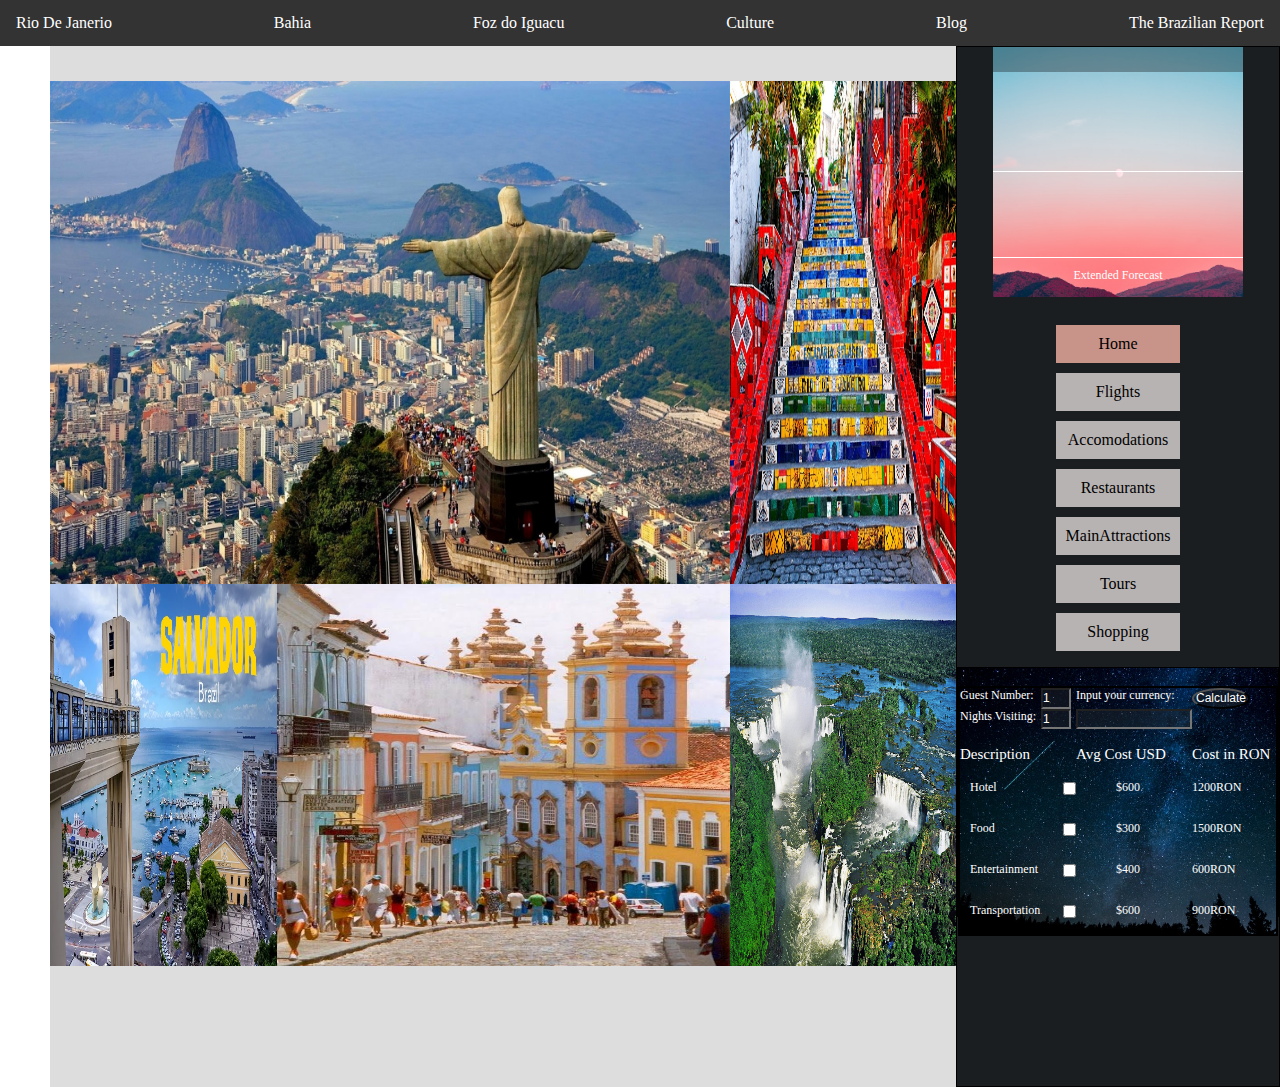
<file: index.html>
<!DOCTYPE html>
<html>
    <head>
        <meta charset="utf-8">
        <meta name="viewport" content= "width=device-width, initial-scale=1.0">
        <title>Brazil</title>
        <meta name="author" content="">
        <link rel="stylesheet" href="travel.css">
    </head>
    <body>
            <nav>
                <!--below these are my nav bar links that will open in another tap-->
                <ul class="nav">
                    <li><a href="https://www.lonelyplanet.com/brazil/rio-de-janeiro" target="_blank">Rio De Janerio</a></li>
                    <li><a href="https://www.lonelyplanet.com/brazil/bahia" target="_blank"> Bahia</a></li>
                    <li><a href="https://www.lonelyplanet.com/brazil/the-south/foz-do-iguacu" target="_blank">Foz do Iguacu</a></li>
                    <li><a href="https://www.chimuadventures.com/blog/2016/10/culture-and-customs-of-brazil/" target="_blank">Culture</a></li>
                    <li><a href="http://www.braziltravelblog.com/" target="_blank">Blog</a></li>
                    <li><a href="https://brazilian.report/" target="_blank">The Brazilian Report</a></li>
                </ul>    
                </nav>
                <!-- My grid is wrapped in flexbox, and it allows my grid to be responsive.
                 Also below is the grid that holds the images in main.-->
                <div class="flexbox">
        <main class="grid">
              
                <div class="image1" id="Rio de Janerio" >
                    <img  class="image1img" src="images/Christ-the-Redeemer-980x613.jpg">
                </div>
                <div class="image2" id="Rio De Janerio" >
                    <img class="image2" src="images/Escalera coloridas-Selaron5-.jpeg">
                </div>
                <div class="image3"  id="Bahia">
                    <img class="image3" src="images/salvador-brazil-postcard.webp">
                </div>
                <div class="image4" id="Bahia City">
                    <img class="image4" src="images/Bahia-street.jpg">
                </div>
                <div class="image5" id="Foz do Iguacu" >
                    <img class="image5" src="images/foz-iguazufalls.jpg">     
                </div>
                    
            </main>
          <!--below is the info-box that is positioned to the right og the website, this will be link with the weatherapi-->
        <div class="info-box">
                <div class="weather-box" id="weatherBox">
                    <p class="city-name" id="cityName">
                      
                    </p>
                    <p class="day1" id="day1">
                       
                    </p>
                    <ul class="condition-list">
                        <li id="precipitation"></li>
                        <li id="humidity"></li>
                        <li id="windSpeed"></li>
                        <li id="highLow"></li>
                    </ul>
                    <p class="day2" id="day2"><span class="days" id="day2Name"></br></span></p>
                    <p class="day3" id="day3"><span class="days" id="day3Name"></br></span></p>
                    <p class="day4" id="day4"><span class="days" id="day4Name"></br></span></p>
                    <p class="day5" id="day5"><span class="days" id="day5Name"></br></span></p>
                    <p class="ext-forecast">Extended Forecast</p>
                </div>
                <div class="location-box">
        ​           <ul>
                <li class="home" id ="City">Home</li> 
                <li class="Flights"><a id ="Flights" style="text-decoration: none" target="_blank">Flights</a></li>
                <li class="Accomodations"><a id ="Accomodations" style="text-decoration: none" target="_blank">Accomodations</a></li>
                <li class="Restaurants"><a id ="Restaurants" style="text-decoration: none" target="_blank">Restaurants</a></li>
                <li class="MainAttractions"><a id ="MainAttractions" style="text-decoration: none" target="_blank">MainAttractions</a></li>
                <li class="Tours"><a id ="Tours" style="text-decoration: none" target="_blank">Tours</a></li>
                <li class="Shopping"><a id ="Shopping" style="text-decoration: none" target="_blank">Shopping</a></li>
                  
                    </ul>

                </div>
                <div class="currency-box">
        ​
        <div class="currency-box">
                <form class="form-box" id="currencyForm">
                <div class="trip-box">
                        <label class="travelers">Guest Number:</label>
                        <input type="number" step="1" value="1" min="1" class="traveler-number" id="travelerNumber">
                        <label class="nights">Nights Visiting:</label>
                        <input type="number" step="1" class="nights-number" value="1" min="1" id="nightsNumber">
                    </div>  
                    <div class="currency-input-column">
                        <label class="label">Input your currency:</label>
                        <input list="currencyinput" class="currency-input">
                        <datalist id="currencyinput">
                            <option value="USD">United States Dollar</option>
                            <option value="CAD">Canadian Dollar</option>
                            <option value="HKD">Hong Kong Dollar</option>
                            <option value="ISK">Icelandic Króna</option>
                            <option value="PHP">Philippine Peso</option>
                            <option value="DKK">Danish Krone</option>
                            <option value="HUF">Hungarian Forint</option>
                            <option value="CZK">Czech Koruna</option>
                            <option value="GBP">Pound Sterling</option>
                            <option value="RON">Romanian Leu</option>
                            <option value="SEK">Swedish Krona</option>
                            <option value="IDR">Indonesian Rupiah</option>
                            <option value="INR">Indian Rupee</option>
                            <option value="BRL">Brazilian Real</option>
                            <option value="RUB">Russian Ruble</option>
                            <option value="HRK">Croatian Kuna</option>
                            <option value="JPY">Japanese Yen</option>
                            <option value="THB">Thai Baht</option>
                            <option value="CHF">Swiss Franc</option>
                            <option value="EUR">Euro</option>
                            <option value="MYR">Malaysian Ringgit</option>
                            <option value="BGN">Bulgarian Lev</option>
                            <option value="TRY">Turkish Lira</option>
                            <option value="CNY">Chinese Yuan</option>
                            <option value="NOK">Norwegian Krone</option>
                            <option value="NZD">New Zealand Dollar</option>
                            <option value="ZAR">South African Rand</option>
                            <option value="MXN">Mexican Peso</option>
                            <option value="SGD">Singapore Dollar</option>
                            <option value="AUD">Australian Dollar</option>
                            <option value="ILS">Israeli New Shekel</option>
                            <option value="KRW">South Korean Won</option>
                            <option value="PLN">Poland Zloty</option>
                        </datalist>
                    </div>
                    <input type="submit" value="Calculate" class="calculate">
                    <label class="description">Description</label>
                    <label class="avg-cost">Avg Cost USD</label>
                    <label class="cost-tab">Cost in RON</label>
                    <div class="hotel">
                        <input type="checkbox" name="options" value="Hotel" class="hotel-box" id="hotel">
                        <label for="hotel"class="hotel-name">Hotel</label>
                    </div>
                    <div class="food">
                        <input type="checkbox" name="options" value="Food" class="food-box" id="food">
                        <label for="food" class="food-name">Food</label>
                    </div>
                    <div class="entertainment">
                        <input type="checkbox" name="options" value="Entertainment" class="entertainment-box" id="entertainment">
                        <label for="entertainment" class="entertainment-name">Entertainment</label>
                    </div>
                    <div class="transportation"> 
                        <input type="checkbox" name="options" value="transportation" class="transportation-box" id="transportation">
                        <label for="transportation" class="transportation-name">Transportation</label>
    
                    </div>
                        <label class="hotel-us-cost" id="hotelUsCost">$600</label>
                        <label class="food-us-cost" id="foodUsCost">$300</label>
                        <label class="entertainment-us-cost" id="entertainmentUsCost">$400</label>
                        <label class="transportation-us-cost" id="transportationUsCost">$600</label>
                        <label class="hotel-user-cost" id="hotelUserCost">1200RON</label>
                        <label class="food-user-cost" id="foodUserCost">1500RON</label>
                        <label class="entertainment-user-cost" id="entertainmentUserCost">600RON</label>
                        <label class="transportation-user-cost" id="transportationUserCost">900RON</label>
                </form>
    
            </div>
                </div>
        </div> 
        </div>
        <script src="https://ajax.googleapis.com/ajax/libs/jquery/3.4.1/jquery.min.js"></script>
        <script src="scripts/travel.js"></script>
    </body>
    
</html>
</file>
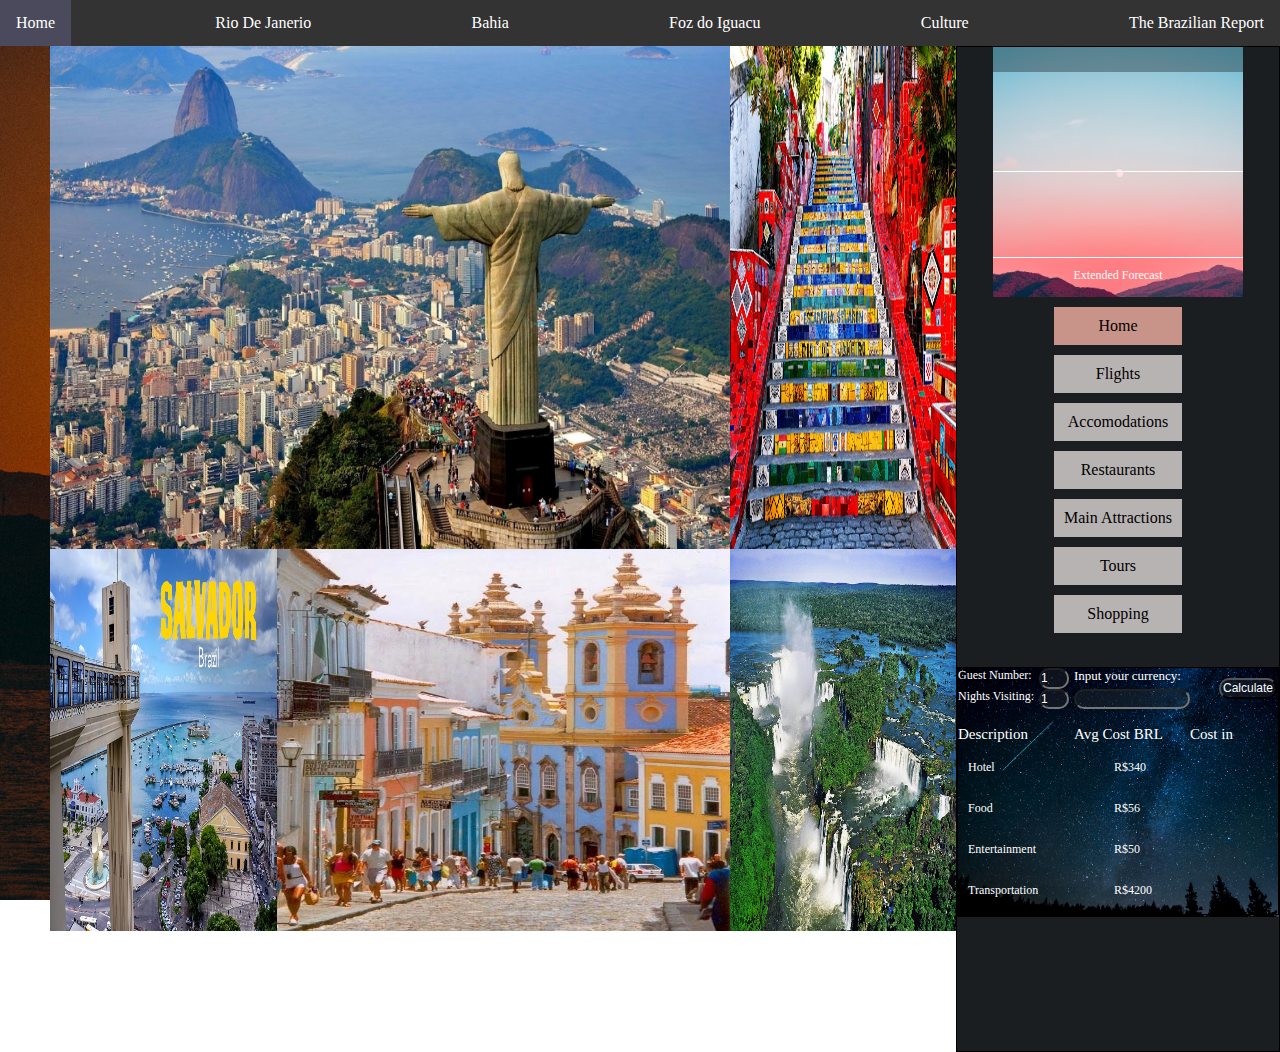
<file: Brazil.html>
<!DOCTYPE html>
<html>
    <head>
        <meta charset="utf-8">
        <meta name="viewport" content= "width=device-width, initial-scale=1.0">
        <title>Brazil</title>
        <meta name="author" content="">
        <link rel="stylesheet" href="./styles/Brazil.css">
    </head>
    <body>
            <nav>
                <!--below these are my nav bar links that will open in another tap-->
                <ul class="nav">
                    <li><a href="welcome.html">Home</a></li>
                    <li><a href="https://www.lonelyplanet.com/brazil/rio-de-janeiro" target="_blank">Rio De Janerio</a></li>
                    <li><a href="https://www.lonelyplanet.com/brazil/bahia" target="_blank"> Bahia</a></li>
                    <li><a href="https://www.lonelyplanet.com/brazil/the-south/foz-do-iguacu" target="_blank">Foz do Iguacu</a></li>
                    <li><a href="https://www.chimuadventures.com/blog/2016/10/culture-and-customs-of-brazil/" target="_blank">Culture</a></li>

                    <li><a href="https://brazilian.report/" target="_blank">The Brazilian Report</a></li>
                </ul>    
            </nav>
                <!-- My grid is wrapped in flexbox, and it allows my grid to be responsive.
                Also below is the grid that holds the images in main.-->
            <div class="flexbox">
                <main class="grid">
                    <div class="image1" id="Rio de Janerio" >
                        <img  class="image1img" src="images/Christ-the-Redeemer-980x613.jpg">
                    </div>
                    <div class="image2" id="Rio De Janerio" >
                        <img class="image2" src="images/Escalera coloridas-Selaron5-.jpeg">
                    </div>
                    <div class="image3"  id="Bahia">
                        <img class="image3" src="images/salvador-brazil-postcard.webp">
                    </div>
                    <div class="image4" id="Bahia City">
                        <img class="image4" src="images/Bahia-street.jpg">
                    </div>
                    <div class="image5" id="Foz do Iguacu" >
                        <img class="image5" src="images/foz-iguazufalls.jpg">     
                    </div>
                </main>
        <!--below is the info-box that is positioned to the right og the website, this will be link with the weatherapi-->
        <div class="info-box">
                <div class="weather-box" id="weatherBox">
                    <p class="city-name" id="cityName">
                    
                    </p>
                    <p class="day1" id="day1">
                    
                    </p>
                    <ul class="condition-list">
                        <li id="precipitation"></li>
                        <li id="humidity"></li>
                        <li id="windSpeed"></li>
                        <li id="highLow"></li>
                    </ul>
                    <p class="day2" id="day2"><span class="days" id="day2Name"></br></span></p>
                    <p class="day3" id="day3"><span class="days" id="day3Name"></br></span></p>
                    <p class="day4" id="day4"><span class="days" id="day4Name"></br></span></p>
                    <p class="day5" id="day5"><span class="days" id="day5Name"></br></span></p>
                    <p class="ext-forecast">Extended Forecast</p>
                </div>
                <div class="location-box">
                    <ul class="link-list">
                        <li class="home" id ="City">Home</li> 
                        <li class="Flights"><a id ="Flights" target="_blank">Flights</a></li>
                        <li class="Accomodations"><a id ="Accomodations" target="_blank">Accomodations</a></li>
                        <li class="Restaurants"><a id ="Restaurants" target="_blank">Restaurants</a></li>
                        <li class="MainAttractions"><a id ="MainAttractions" target="_blank">Main Attractions</a></li>
                        <li class="Tours"><a id ="Tours" target="_blank">Tours</a></li>
                        <li class="Shopping"><a id ="Shopping" target="_blank">Shopping</a></li>
                    </ul>
                </div>
        <div class="currency-box">
                <form class="form-box" id="currencyForm">
                <div class="trip-box">
                        <label class="travelers">Guest Number:</label>
                        <input type="number" step="1" value="1" min="1" class="traveler-number" id="travelerNumber">
                        <label class="nights">Nights Visiting:</label>
                        <input type="number" step="1" class="nights-number" value="1" min="1" id="nightsNumber">
                    </div>  
                    <div class="currency-input-column">
                        <label class="label">Input your currency:</label>
                        <input list="currencyinput" class="currency-input" id="userCurrency">
                        <datalist id="currencyinput">
                            <option value="USD">United States Dollar</option>
                            <option value="CAD">Canadian Dollar</option>
                            <option value="HKD">Hong Kong Dollar</option>
                            <option value="ISK">Icelandic Króna</option>
                            <option value="PHP">Philippine Peso</option>
                            <option value="DKK">Danish Krone</option>
                            <option value="HUF">Hungarian Forint</option>
                            <option value="CZK">Czech Koruna</option>
                            <option value="GBP">Pound Sterling</option>
                            <option value="RON">Romanian Leu</option>
                            <option value="SEK">Swedish Krona</option>
                            <option value="IDR">Indonesian Rupiah</option>
                            <option value="INR">Indian Rupee</option>
                            <option value="BRL">Brazilian Real</option>
                            <option value="RUB">Russian Ruble</option>
                            <option value="HRK">Croatian Kuna</option>
                            <option value="JPY">Japanese Yen</option>
                            <option value="THB">Thai Baht</option>
                            <option value="CHF">Swiss Franc</option>
                            <option value="EUR">Euro</option>
                            <option value="MYR">Malaysian Ringgit</option>
                            <option value="BGN">Bulgarian Lev</option>
                            <option value="TRY">Turkish Lira</option>
                            <option value="CNY">Chinese Yuan</option>
                            <option value="NOK">Norwegian Krone</option>
                            <option value="NZD">New Zealand Dollar</option>
                            <option value="ZAR">South African Rand</option>
                            <option value="MXN">Mexican Peso</option>
                            <option value="SGD">Singapore Dollar</option>
                            <option value="AUD">Australian Dollar</option>
                            <option value="ILS">Israeli New Shekel</option>
                            <option value="KRW">South Korean Won</option>
                            <option value="PLN">Poland Zloty</option>
                        </datalist>
                    </div>
                    <input type="submit" value="Calculate" class="calculate">
                    <label class="description">Description</label>
                    <label class="avg-cost">Avg Cost BRL</label>
                    <label class="cost-tab" id="costTab">Cost in</label>
                    <div class="hotel">
                        <label for="hotel"class="hotel-name">Hotel</label>
                    </div>
                    <div class="food">
                        <label for="food" class="food-name">Food</label>
                    </div>
                    <div class="entertainment">
                        <label for="entertainment" class="entertainment-name">Entertainment</label>
                    </div>
                    <div class="transportation"> 
                        <label for="transportation" class="transportation-name">Transportation</label>
                    </div>
                        <label class="hotel-us-cost" id="hotelBrazilCost">R$340</label>
                        <label class="food-us-cost" id="foodBrazilCost">R$56</label>
                        <label class="entertainment-us-cost" id="entertainmentBrazilCost">R$50</label>
                        <label class="transportation-us-cost" id="transportationBrazilCost">R$4200</label>
                        <label class="hotel-user-cost" id="hotelUserCost"></label>
                        <label class="food-user-cost" id="foodUserCost"></label>
                        <label class="entertainment-user-cost" id="entertainmentUserCost"></label>
                        <label class="transportation-user-cost" id="transportationUserCost"></label>
                </form>
    
        </div>
                </div>
        </div>
        <script src="https://ajax.googleapis.com/ajax/libs/jquery/3.4.1/jquery.min.js"></script>
        <script src="scripts/Brazil.js"></script>
    </body>
    
</html>
</file>
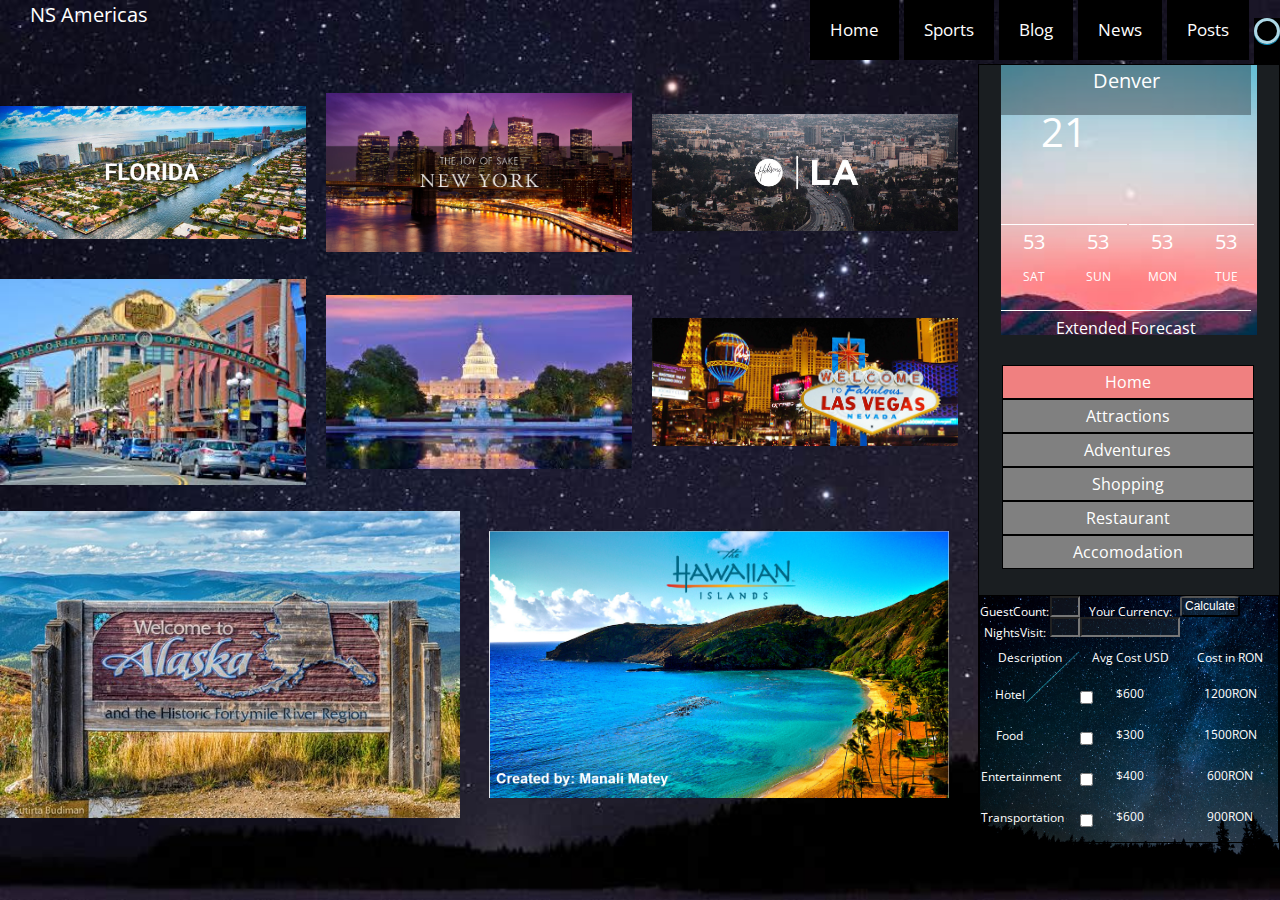
<file: grid.html>
<html>
    <head>
        <title>"US"</title>
        <meta name ="viewport" content ="width=device-width, initial-scale=1">
        <link rel="stylesheet" href ="./grid.css">
    </head>
    <body>
      <nav>
        <div id="logo">NS Americas</div>

        <label for="drop" class="toggle">Menu</label>
        <input type="checkbox" id="drop" />
            <ul class="menu">
                <li><a href="#">Home</a></li>
                <li>
                    <label for="drop-1" class="toggle">Brazil</label>
                    <a href="https://www.usatoday.com/sports/" target="_blank">Sports</a>
                </li>
                <li>
                <label for="drop-2" class="toggle">Blog</label>
                <a href="https://www.americantravelblogger.com" target="_blank">Blog</a>
                </li>
                <li><a href="https://www.usnews.com" target="_blank">News</a></li>
                <li><a href="https://www.huffpost.com/life/travel" target="_blank">Posts</a></li>
                <li class="search-box">
                <form action="https://www.google.com/search" autocomplete ="off" name="searchform" method="get" target="_blank"> 
                    <input type="text"  name="q" placeholder="       Search . . ." required>
                    <button type="submit" hidden></button>
                </form> 
                </li>
                
            </ul>
        </nav>
    
       <main class="body-content">
         
        <div class ="main-content" >
          <!-- <div class="grid-content"> -->
          <ul class ="img-content">
              <li><img id="Florida" src = "images/florida.jpg"/></li>
              <li><img id="NewYork" src ="images/newyork.jpg"/></li>
              <li><img id ="losangeles"src ="images/la.jpg"/></li>
              <li><img id ="sandiego"src ="images/sandiego.jpeg"/></li>
              <li><img id="dc" src ="images/washingtonDC.jpeg"/></li>
              <li><img id="vegas" src ="images/las_vegas.png"/></li>
              <li><img id="alaska" src ="images/alaska.jpg"/></li>
              <li><img id="hawaii" src ="images/Hawaii.PNG"/></li>
              
          </ul>
         
        <!-- </div> -->
    
      
          <!-- Sidebar / Ads -->
    <div class="info-box">
        <div class="weather-box">
        <p class="city-name">
            Denver
        </p>
        <p class="day day1">
            21
        </p>
        <ul class="condition-list">
            <li id="precipitation">
            </li>
            <li id="humidity"></li>
            <li id="windSpeed"></li>
            <li id="highLow"></li>
          </ul>
        <p class="day day2">53<span class="days"></br>SAT</span></p>
        <p class="day day3">53<span class="days"></br>SUN</span></p>
        <p class="day day4">53<span class="days"></br>MON</span></p>
        <p class="day day5">53<span class="days"></br>TUE</span></p>
        <p class="ext-forecast">Extended Forecast</p>
        </div>
        <div class="categories">
            <ul class="list">
                <li class="home" id="city">Home</li>
                <li class="attractions"><a id ="attractions" style="text-decoration: none" target="_blank">Attractions</a></li>
                <li class="adventures"><a id ="link" style="text-decoration: none" target="_blank">Adventures</a></li>
                <li class="shop"><a id ="shop" style="text-decoration: none" target="_blank">Shopping</a></li>
                <li class="restaurant"><a id ="restaurant" style="text-decoration: none" target="_blank">Restaurant</a></li>
                <li class="stay"><a id ="stay" style="text-decoration: none" target="_blank">Accomodation</a></li>
            </ul>
        </div>
        <div class="currency-box">
            <form class="form-box" id="currencyForm">
                <div class="trip-box">
                    <label class="travelers">GuestCount:</label>
                    <input type="number" step="1" class="traveler-number">
                    <label class="nights">NightsVisit:</label>
                    <input type="number" step="1" class="nights-number">
                </div>
                <div class="currency-input-column">
                    <label class="label">Your Currency:</label>
                    <input list="currencyinput" class="currency-input">
                    <datalist id="currencyinput">
                        <option value="USD">United States Dollar</option>
                        <option value="CAD">Canadian Dollar</option>
                        <option value="HKD">Hong Kong Dollar</option>
                        <option value="ISK">Icelandic Króna</option>
                        <option value="PHP">Philippine Peso</option>
                        <option value="DKK">Danish Krone</option>
                        <option value="HUF">Hungarian Forint</option>
                        <option value="CZK">Czech Koruna</option>
                        <option value="GBP">Pound Sterling</option>
                        <option value="RON">Romanian Leu</option>
                        <option value="SEK">Swedish Krona</option>
                        <option value="IDR">Indonesian Rupiah</option>
                        <option value="INR">Indian Rupee</option>
                        <option value="BRL">Brazilian Real</option>
                        <option value="RUB">Russian Ruble</option>
                        <option value="HRK">Croatian Kuna</option>
                        <option value="JPY">Japanese Yen</option>
                        <option value="THB">Thai Baht</option>
                        <option value="CHF">Swiss Franc</option>
                        <option value="EUR">Euro</option>
                        <option value="MYR">Malaysian Ringgit</option>
                        <option value="BGN">Bulgarian Lev</option>
                        <option value="TRY">Turkish Lira</option>
                        <option value="CNY">Chinese Yuan</option>
                        <option value="NOK">Norwegian Krone</option>
                        <option value="NZD">New Zealand Dollar</option>
                        <option value="ZAR">South African Rand</option>
                        <option value="MXN">Mexican Peso</option>
                        <option value="SGD">Singapore Dollar</option>
                        <option value="AUD">Australian Dollar</option>
                        <option value="ILS">Israeli New Shekel</option>
                        <option value="KRW">South Korean Won</option>
                        <option value="PLN">Poland Zloty</option>
                    </datalist>
                </div>
                <input type="submit" value="Calculate" class="calculate">
                <label class="description">Description</label>
                <label class="avg-cost">Avg Cost USD</label>
                <label class="cost-tab">Cost in RON</label>
                <div class="hotel">
                    <input type="checkbox" name="options" value="Hotel" class="hotel-box" id="hotel">
                    <label for="hotel"class="hotel-name">Hotel</label>
                </div>
                <div class="food">
                    <input type="checkbox" name="options" value="Food" class="food-box" id="food">
                    <label for="food" class="food-name">Food</label>
                </div>
                <div class="entertainment">
                    <input type="checkbox" name="options" value="Entertainment" class="entertainment-box" id="entertainment">
                    <label for="entertainment" class="entertainment-name">Entertainment</label>
                </div>
                <div class="transportation"> 
                    <input type="checkbox" name="options" value="transportation" class="transportation-box" id="transportation">
                    <label for="transportation" class="transportation-name">Transportation</label>
​
                </div>
                    <label class="hotel-us-cost" id="hotelUsCost">$600</label>
                    <label class="food-us-cost" id="foodUsCost">$300</label>
                    <label class="entertainment-us-cost" id="entertainmentUsCost">$400</label>
                    <label class="transportation-us-cost" id="transportationUsCost">$600</label>
                    <label class="hotel-user-cost" id="hotelUserCost">1200RON</label>
                    <label class="food-user-cost" id="foodUserCost">1500RON</label>
                    <label class="entertainment-user-cost" id="entertainmentUserCost">600RON</label>
                    <label class="transportation-user-cost" id="transportationUserCost">900RON</label>
            </form>
​
        </div>

    </div>
          
      </div>
    <script src="https://ajax.googleapis.com/ajax/libs/jquery/3.4.1/jquery.min.js"></script>
    <script src ="grid.js"></script>
       </main>
    </body>
</html>
</file>
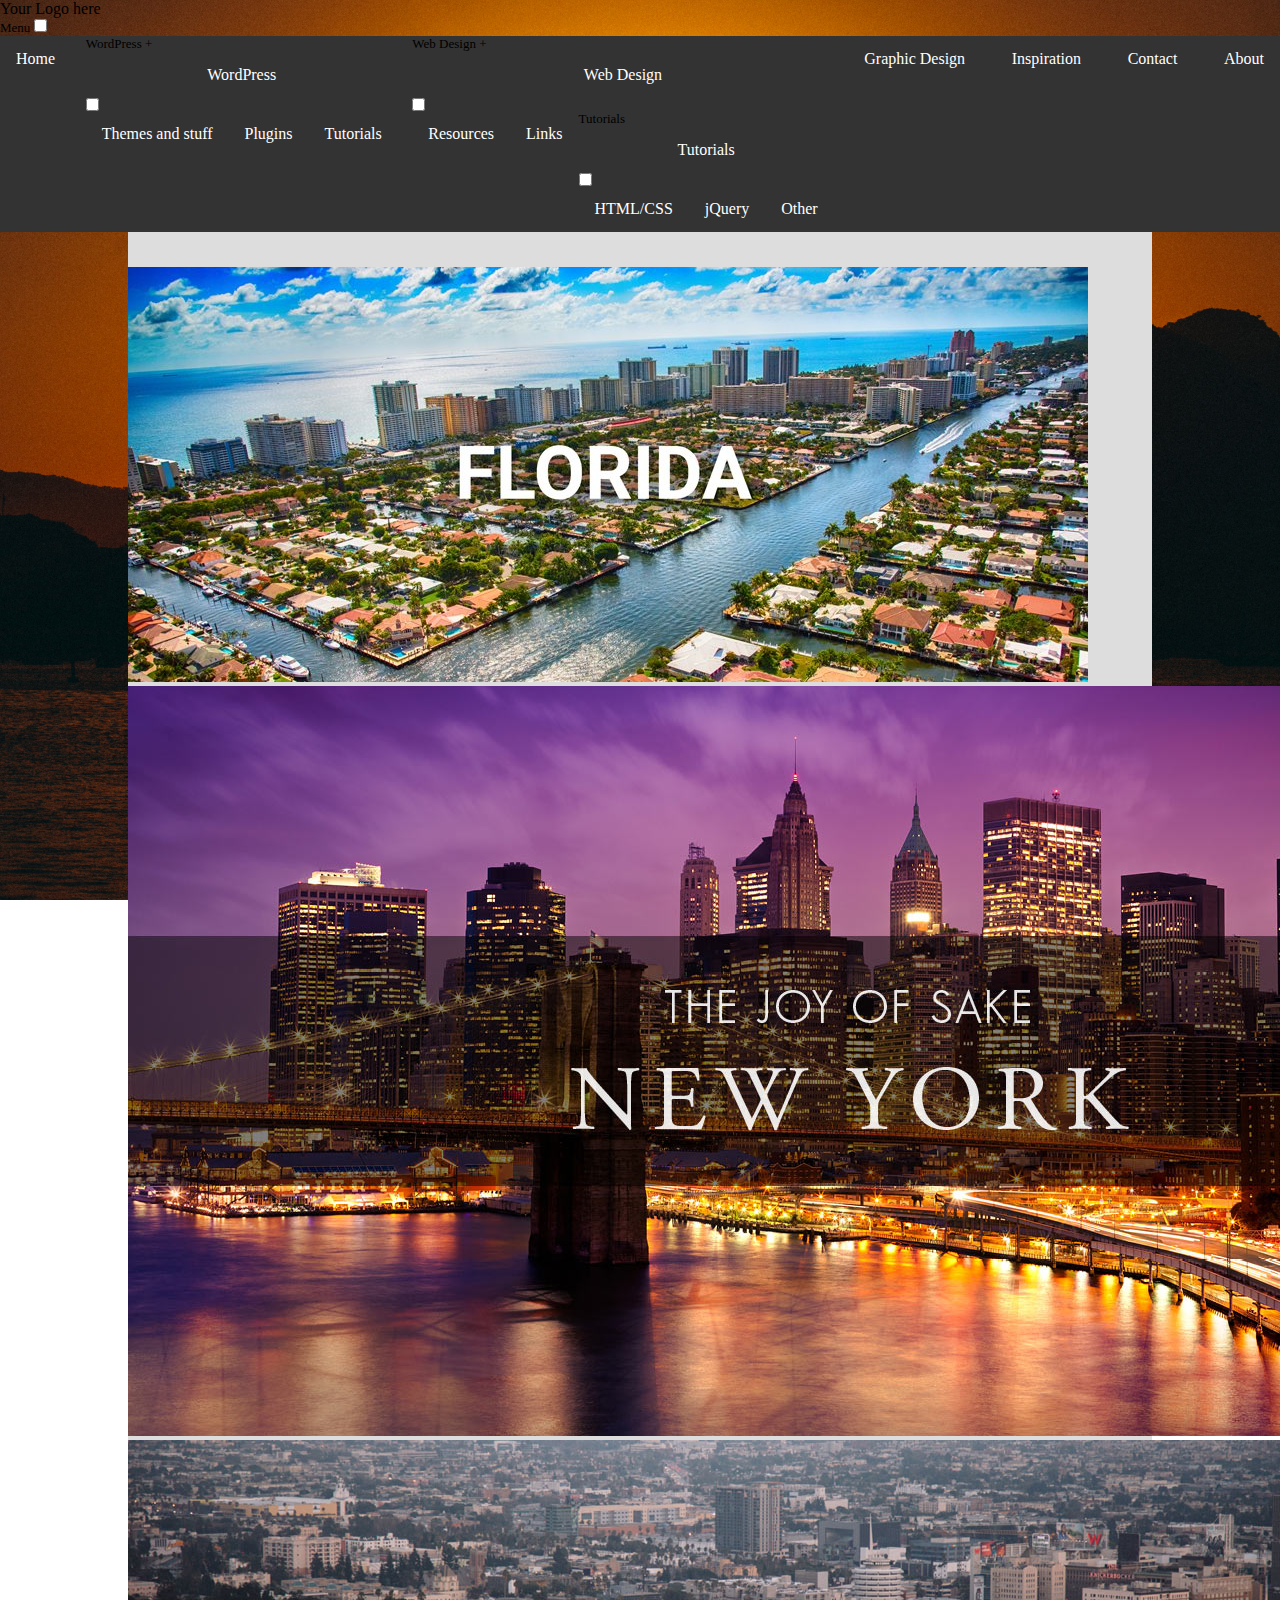
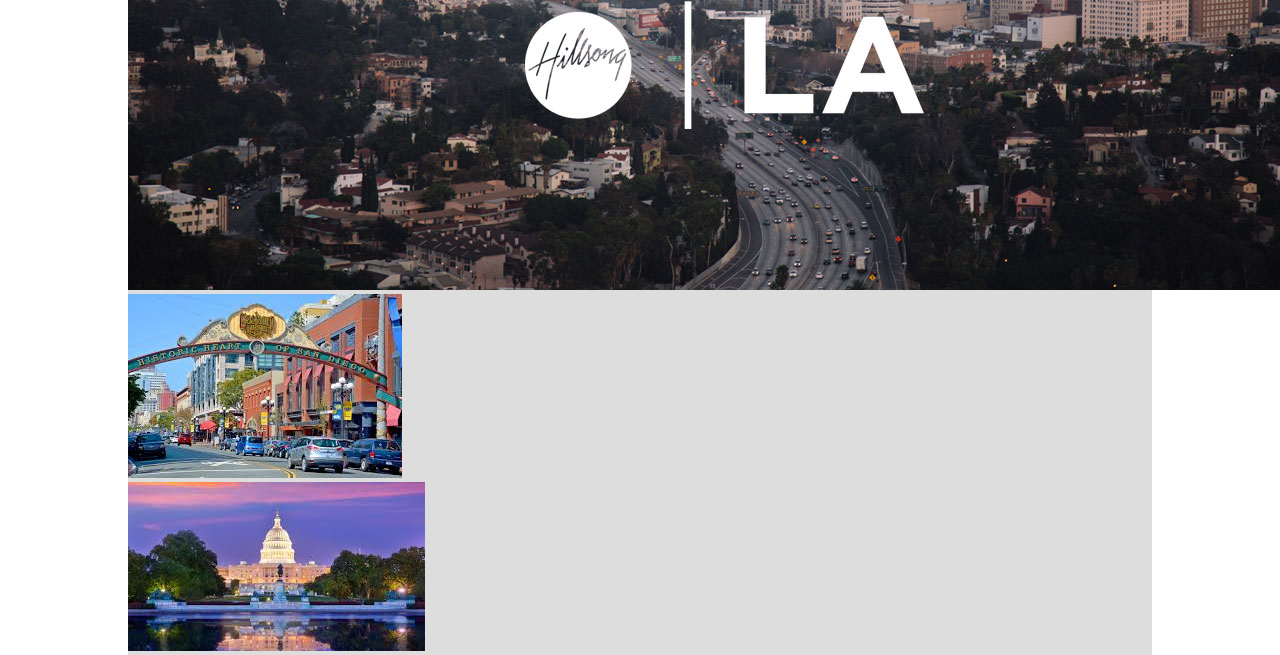
<file: travel.html>
<html>
    <head>
        <title>"US"</title>
        <meta name ="viewport" content ="width=device-width, initial-scale =1">
        <link rel="Stylesheet" href ="./styles/travel.css">
    </head>
    <body>
<nav>
    <div id="logo">Your Logo here</div>

    <label for="drop" class="toggle">Menu</label>
    <input type="checkbox" id="drop" />
        <ul class="menu">
            <li><a href="#">Home</a></li>
            <li>
                <!-- First Tier Drop Down -->
                <label for="drop-1" class="toggle">WordPress +</label>
                <a href="#">WordPress</a>
                <input type="checkbox" id="drop-1"/>
                <ul>
                    <li><a href="#">Themes and stuff</a></li>
                    <li><a href="#">Plugins</a></li>
                    <li><a href="#">Tutorials</a></li>
                </ul> 

            </li>
            <li>

            <!-- First Tier Drop Down -->
            <label for="drop-2" class="toggle">Web Design +</label>
            <a href="#">Web Design</a>
            <input type="checkbox" id="drop-2"/>
            <ul>
                <li><a href="#">Resources</a></li>
                <li><a href="#">Links</a></li>
                <li>
                    
                <!-- Second Tier Drop Down -->        
                <label for="drop-3" class="toggle">Tutorials</label>
                <a href="#">Tutorials</a>         
                <input type="checkbox" id="drop-3"/>

                <ul>
                    <li><a href="#">HTML/CSS</a></li>
                    <li><a href="#">jQuery</a></li>
                    <li><a href="#">Other</a></li>
                </ul>
                </li>
            </ul>
            </li>
            <li><a href="#">Graphic Design</a></li>
            <li><a href="#">Inspiration</a></li>
            <li><a href="#">Contact</a></li>
            <li><a href="#">About</a></li>
        </ul>
    </nav>
              
    <main class ="body-content">
        <div class ="main-content" >
            <ul class ="img-content">
                <li><img src = "images/florida.jpg"/></li>
                <li><img src ="images/newyork.jpg"/></li>
                <li><img src ="images/la.jpg"/></li>
                <li><img src ="images/sandiego.jpeg"/></li>
                <li><img src ="images/washingtonDC.jpeg"/></li>
            </ul>
        </div>
    </main>
    </body>
</html>
</file>
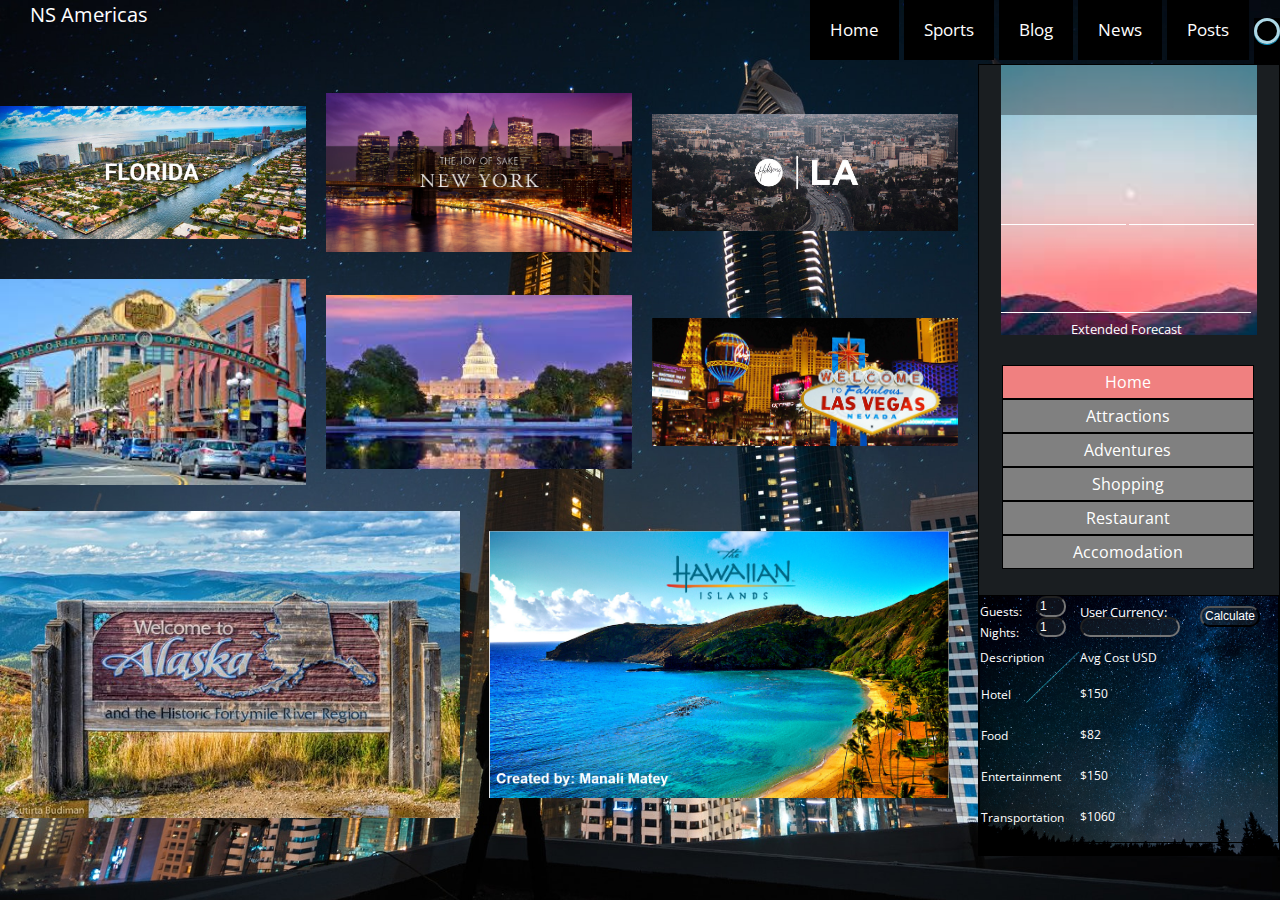
<file: US.html>
<html>
    <head>
        <title>"US"</title>
        <meta name ="viewport" content ="width=device-width, initial-scale=1">
        <link rel="stylesheet" href ="styles/grid.css">
    </head>
    <body>
      <nav>
        <div id="logo">NS Americas</div>

        <label for="drop" class="toggle">Menu</label>
        <input type="checkbox" id="drop" />
            <ul class="menu">
                <li><a href="welcome.html">Home</a></li>
                <li>
                    <label for="drop-1" class="toggle">Brazil</label>
                    <a href="https://www.usatoday.com/sports/" target="_blank">Sports</a>
                </li>
                <li>
                <label for="drop-2" class="toggle">Blog</label>
                <a href="https://www.americantravelblogger.com" target="_blank">Blog</a>
                </li>
                <li><a href="https://www.usnews.com" target="_blank">News</a></li>
                <li><a href="https://www.huffpost.com/life/travel" target="_blank">Posts</a></li>
                <li class="search-box">
                <form action="https://www.google.com/search" autocomplete ="off" name="searchform" method="get" target="_blank"> 
                    <input type="text"  name="q" placeholder="       Search . . ." required>
                    <button type="submit" hidden></button>
                </form> 
                </li>
                
            </ul>
        </nav>
    
       <main class="body-content">
         
        <div class ="main-content" >
          <!-- <div class="grid-content"> -->
          <ul class ="img-content">
              <li><img id="Florida" src = "images/florida.jpg"/></li>
              <li><img id="NewYork" src ="images/newyork.jpg"/></li>
              <li><img id ="losangeles"src ="images/la.jpg"/></li>
              <li><img id ="sandiego"src ="images/sandiego.jpeg"/></li>
              <li><img id="dc" src ="images/washingtonDC.jpeg"/></li>
              <li><img id="vegas" src ="images/las_vegas.png"/></li>
              <li><img id="alaska" src ="images/alaska.jpg"/></li>
              <li><img id="hawaii" src ="images/Hawaii.PNG"/></li>
              
          </ul>
         
        <!-- </div> -->
    
      
          <!-- Sidebar / Ads -->

    <div class="info-box">
            <div class="weather-box" id="weatherBox">
                    <p class="city-name" id="cityName">
                        
                    </p>
                    <p class="day1" id="day1">
                        
                    </p>
                    <ul class="condition-list">
                        <li id="precipitation"></li>
                        <li id="humidity"></li>
                        <li id="windSpeed"></li>
                        <li id="highLow"></li>
                    </ul>
                    <p class="day2" id="day2"><span class="days" id="day2Name"></br></span></p>
                    <p class="day3" id="day3"><span class="days" id="day3Name"></br></span></p>
                    <p class="day4" id="day4"><span class="days" id="day4Name"></br></span></p>
                    <p class="day5" id="day5"><span class="days" id="day5Name"></br></span></p>
                    <p class="ext-forecast">Extended Forecast</p>
                </div>
        <div class="categories">
            <ul class="list">
                <li class="home" id="city">Home</li>
                <li class="attractions"><a id ="attractions" style="text-decoration: none" target="_blank">Attractions</a></li>
                <li class="adventures"><a id ="link" style="text-decoration: none" target="_blank">Adventures</a></li>
                <li class="shop"><a id ="shop" style="text-decoration: none" target="_blank">Shopping</a></li>
                <li class="restaurant"><a id ="restaurant" style="text-decoration: none" target="_blank">Restaurant</a></li>
                <li class="stay"><a id ="stay" style="text-decoration: none" target="_blank">Accomodation</a></li>
            </ul>
        </div>
        <div class="currency-box">
                <form class="form-box" id="currencyForm">
                    <div class="trip-box">
                        <label class="travelers">Guests:</label>
                        <input type="number" step="1" value="1" min="1" class="traveler-number" id="travelerNumber">
                        <label class="nights">Nights:</label>
                        <input type="number" step="1" class="nights-number" value="1" min="1" id="nightsNumber">
                    </div>
                    <div class="currency-input-column">
                        <label class="label">User Currency:</label>
                        <input list="currencyInput" class="currency-input" id="userCurrency">
                        <datalist id="currencyInput">
                            <option value="USD">United States Dollar</option>
                            <option value="CAD">Canadian Dollar</option>
                            <option value="HKD">Hong Kong Dollar</option>
                            <option value="ISK">Icelandic Króna</option>
                            <option value="PHP">Philippine Peso</option>
                            <option value="DKK">Danish Krone</option>
                            <option value="HUF">Hungarian Forint</option>
                            <option value="CZK">Czech Koruna</option>
                            <option value="GBP">Pound Sterling</option>
                            <option value="RON">Romanian Leu</option>
                            <option value="SEK">Swedish Krona</option>
                            <option value="IDR">Indonesian Rupiah</option>
                            <option value="INR">Indian Rupee</option>
                            <option value="BRL">Brazilian Real</option>
                            <option value="RUB">Russian Ruble</option>
                            <option value="HRK">Croatian Kuna</option>
                            <option value="JPY">Japanese Yen</option>
                            <option value="THB">Thai Baht</option>
                            <option value="CHF">Swiss Franc</option>
                            <option value="EUR">Euro</option>
                            <option value="MYR">Malaysian Ringgit</option>
                            <option value="BGN">Bulgarian Lev</option>
                            <option value="TRY">Turkish Lira</option>
                            <option value="CNY">Chinese Yuan</option>
                            <option value="NOK">Norwegian Krone</option>
                            <option value="NZD">New Zealand Dollar</option>
                            <option value="ZAR">South African Rand</option>
                            <option value="MXN">Mexican Peso</option>
                            <option value="SGD">Singapore Dollar</option>
                            <option value="AUD">Australian Dollar</option>
                            <option value="ILS">Israeli New Shekel</option>
                            <option value="KRW">South Korean Won</option>
                            <option value="PLN">Poland Zloty</option>
                        </datalist>
                    </div>
                    <input type="submit" value="Calculate" class="calculate">
                    <label class="description">Description</label>
                    <label class="avg-cost">Avg Cost USD</label>
                    <label class="cost-tab" id="costTab"></label>
                    <div class="hotel">
                        <label for="hotel"class="hotel-name">Hotel</label>
                    </div>
                    <div class="food">
                        <label for="food" class="food-name">Food</label>
                    </div>
                    <div class="entertainment">
                        <label for="entertainment" class="entertainment-name">Entertainment</label>
                    </div>
                    <div class="transportation"> 
                        <label for="transportation" class="transportation-name">Transportation</label>
    
                    </div>
                        <label class="hotel-us-cost" id="hotelUsCost">$150</label>
                        <label class="food-us-cost" id="foodUsCost">$82</label>
                        <label class="entertainment-us-cost" id="entertainmentUsCost">$150</label>
                        <label class="transportation-us-cost" id="transportationUsCost">$1060</label>
                        <label class="hotel-user-cost" id="hotelUserCost"></label>
                        <label class="food-user-cost" id="foodUserCost"></label>
                        <label class="entertainment-user-cost" id="entertainmentUserCost"></label>
                        <label class="transportation-user-cost" id="transportationUserCost"></label>
                </form>
    
            </div>
    </div>
    <script src="https://ajax.googleapis.com/ajax/libs/jquery/3.4.1/jquery.min.js"></script>
    <script src ="scripts/grid.js"></script>
    </main>
    </body>
</html>
</file>
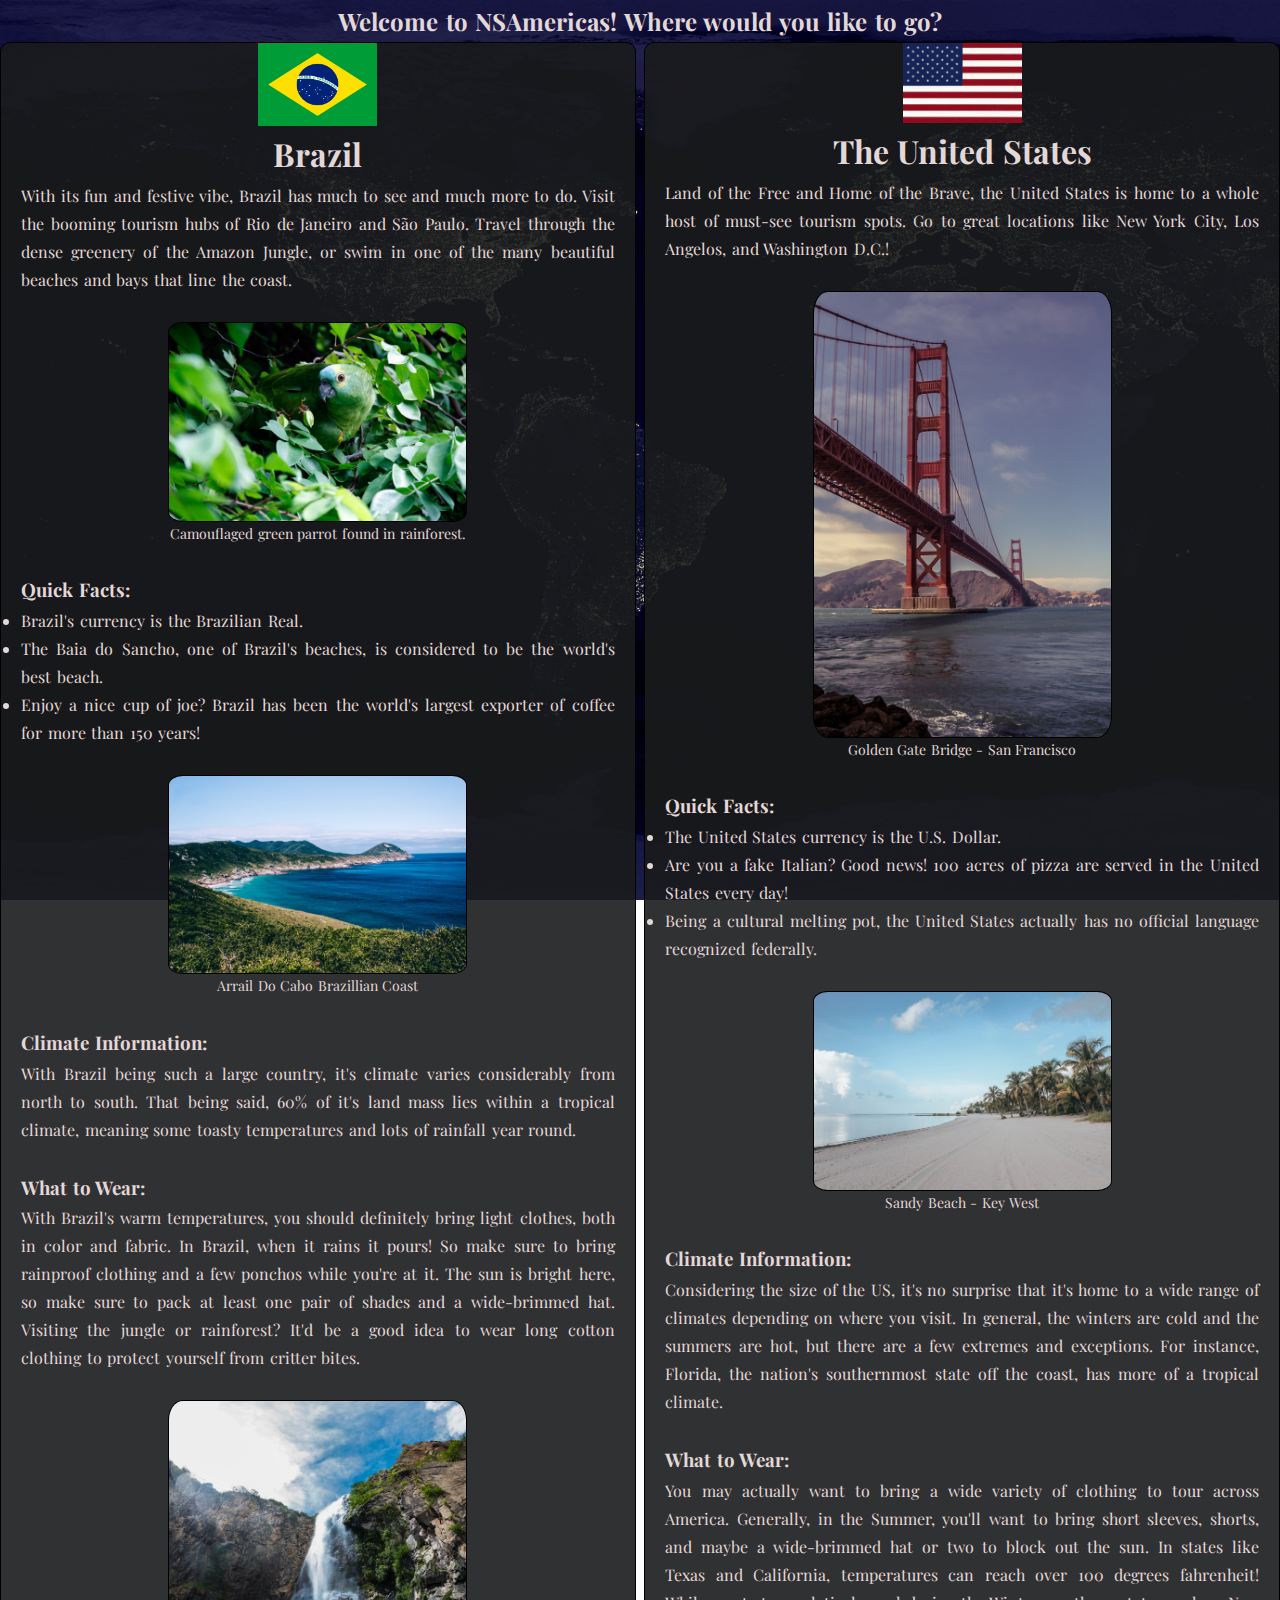
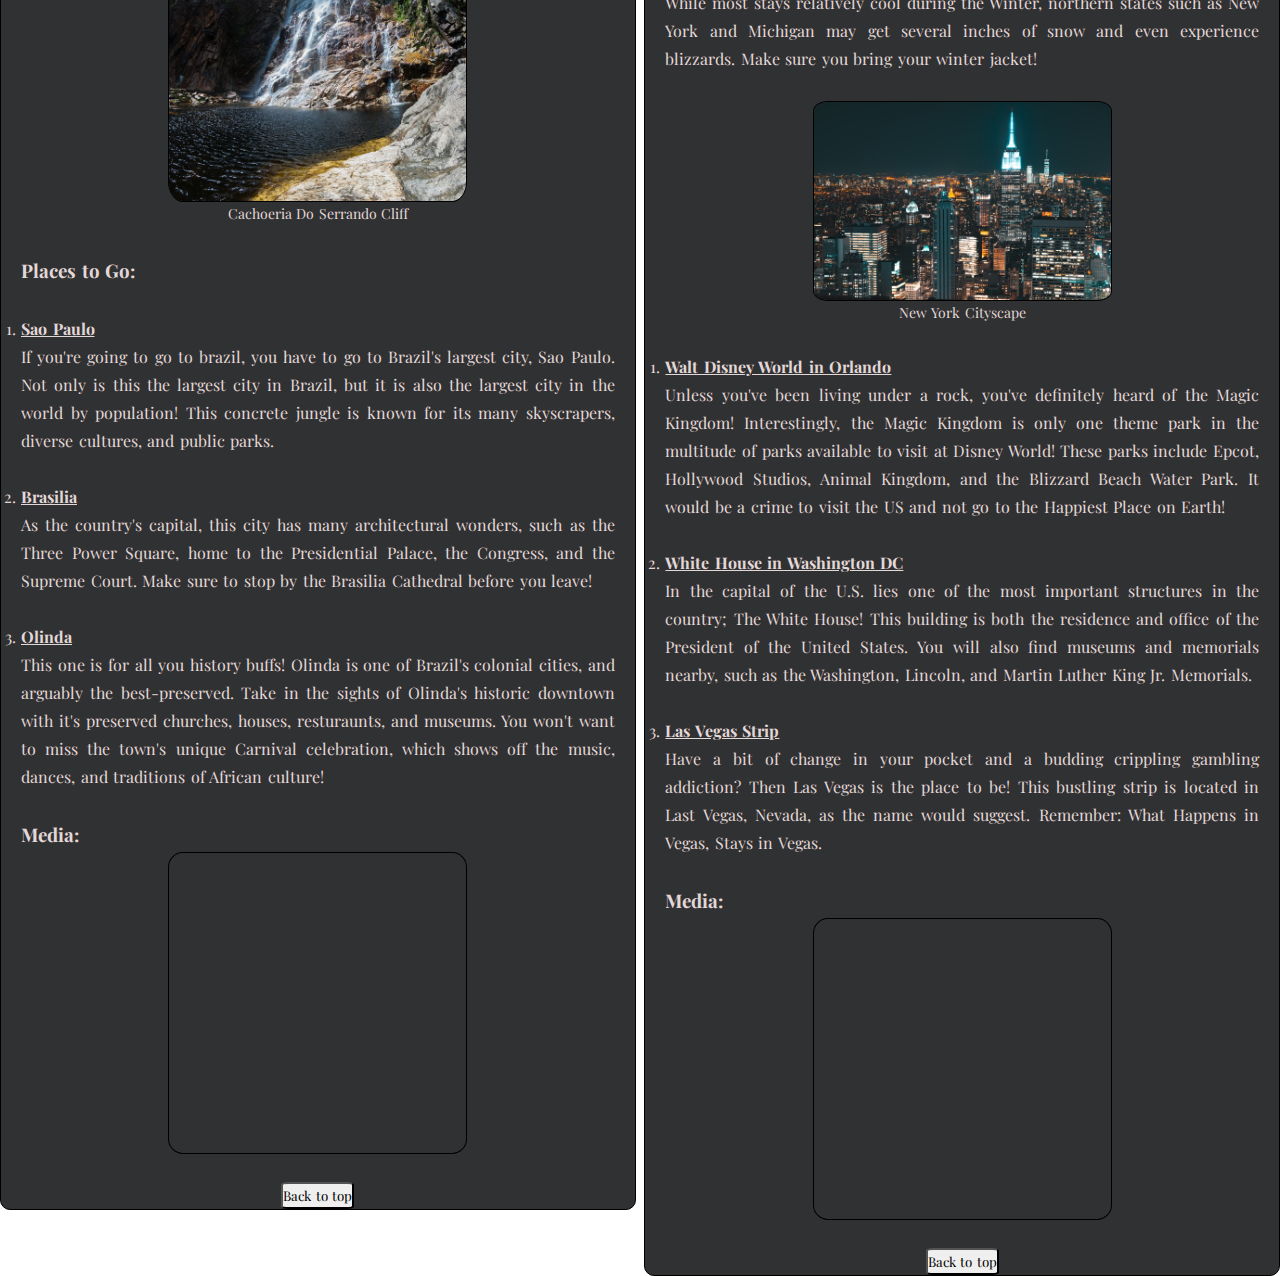
<file: welcome.html>
<!DOCTYPE html>
<html lang="en">
<head>
    <meta charset="UTF-8">
    <meta name="viewport" content="width=device-width, initial-scale=1.0">
    <meta http-equiv="X-UA-Compatible" content="ie=edge">
    <title>Landing Page</title>
    <link href="./styles/welcome.css" type="text/css" rel="stylesheet">
    <link href="https://fonts.googleapis.com/css?family=Playfair+Display&display=swap" rel="stylesheet">
</head>
<body>
    <div class="introduction-container">
        <h2>Welcome to NSAmericas! Where would you like to go?</h2>
    </div>
    <div class="brazil-container">
        <div class="brazil-content">
            <img src="images/BrazilFlag.png" class="image" alt="Brazil Flag"></button>
            <h1>Brazil</h1>
            <p>With its fun and festive vibe, Brazil has much to see and much more to do. Visit the booming tourism hubs of Rio de Janeiro and São Paulo. Travel through the dense greenery of the Amazon Jungle, or swim in one of the many beautiful beaches and bays that line the coast.</p>
        </br>
            <figure>
                <a href="images/animal-brazil-camouflage-57021.jpg" target="_blank">
                    <img src="images/animal-brazil-camouflage-57021.jpg" class="imagecontent" alt="Brazil Parrot Camouflage">
                </a>
                <figcaption>
                    Camouflaged green parrot found in rainforest.
                </figcaption>
            </figure>
        </br>
            <h3>Quick Facts:</h3>
            <ul>
                <li>Brazil's currency is the Brazilian Real.</li>
                <li>The Baia do Sancho, one of Brazil's beaches, is considered to be the world's best beach.</li>
                <li>Enjoy a nice cup of joe? Brazil has been the world's largest exporter of coffee for more than 150 years!</li>
            </ul>
        </br>
            <figure>
                <a href="images/arraildocabo.jpg" target="_blank">
                    <img src="images/arraildocabo.jpg" class="imagecontent" alt="Arrail Do Cabo">
                </a>
                <figcaption>
                    Arrail Do Cabo Brazillian Coast
                </figcaption>
            </figure>
        </br>
        <h3>Climate Information:</h3>
        <p>With Brazil being such a large country, it's climate varies considerably from north to south. That being said, 60% of it's land mass lies within a tropical climate, meaning some toasty temperatures and lots of rainfall year round.
        </p>
    </br>
    <h3>What to Wear:</h3>
    <p>With Brazil's warm temperatures, you should definitely bring light clothes, both in color and fabric. In Brazil, when it rains it pours! So make sure to bring rainproof clothing and a few ponchos while you're at it. The sun is bright here, so make sure to pack at least one pair of shades and a wide-brimmed hat. Visiting the jungle or rainforest? It'd be a good idea to wear long cotton clothing to protect yourself from critter bites.</p>
</br>
        <figure>
                <a href="images/brazil-cachoeira-do-serrado-cliff-1068795.jpg" target="_blank">
                    <img src="images/brazil-cachoeira-do-serrado-cliff-1068795.jpg" class="imagecontent" alt="Cachoeira Do Serrando Cliff">
                </a>
                <figcaption>
                    Cachoeria Do Serrando Cliff
                </figcaption>
            </figure>
        </br>
        <h3>Places to Go:</h3>
    </br>
        <ol>
            <li><h4>Sao Paulo</h4></li>
            <p>If you're going to go to brazil, you have to go to Brazil's largest city, Sao Paulo. Not only is this the largest city in Brazil, but it is also the largest city in the world by population! This concrete jungle is known for its many skyscrapers, diverse cultures, and public parks. </p>
        </br>
            <li><h4>Brasilia</h4></li>
            <p>As the country's capital, this city has many architectural wonders, such as the Three Power Square, home to the Presidential Palace, the Congress, and the Supreme Court. Make sure to stop by the Brasilia Cathedral before you leave!</p>
    </br>
            <li><h4>Olinda</h4></li>
            <p>This one is for all you history buffs! Olinda is one of Brazil's colonial cities, and arguably the best-preserved. Take in the sights of Olinda's historic downtown with it's preserved churches, houses, resturaunts, and museums. You won't want to miss the town's unique Carnival celebration, which shows off the music, dances, and traditions of African culture!</p>
        </ol>
    </br>
        <h3>Media:</h3>
        <iframe class="brazilvid" src="https://www.youtube.com/embed/sW1SWAN6zlQ" frameborder="0" allow="accelerometer; autoplay; encrypted-media; gyroscope; picture-in-picture" allowfullscreen></iframe>
</br>
        <a href="#top"><button class="totop">Back to top</button></a>
        </div>
        
    </div>
    <div class="united-states-container">
    <div class="united-states-content">
        <img src="images/americanflag.jpg" class="image" alt="US Flag">
        <a href="travel.html"><h1>The United States</h1></a>
        <p>Land of the Free and Home of the Brave, the United States is home to a whole host of must-see tourism spots. Go to great locations like New York City, Los Angelos, and Washington D.C.!</p>
    </br>
        <figure>
            <a href="images/bay-bridge-connection-2872915.jpg" target="_blank"><img src="images/bay-bridge-connection-2872915.jpg" class="imagecontent" alt="Golden Gate Bridge"></a>
            <figcaption>Golden Gate Bridge - San Francisco</figcaption>
        </figure>
    </br>
        <h3>Quick Facts:</h3>
        <ul>
            <li>The United States currency is the U.S. Dollar.</li>
            <li>Are you a fake Italian? Good news! 100 acres of pizza are served in the United States every day!</li>
            <li>Being a cultural melting pot, the United States actually has no official language recognized federally.</li>
        </ul>
    </br>
        <figure>
            <a href="images/atlantic-ocean-beach-blue-sky-2785216.jpg" target="_blank">
            <img src="images/atlantic-ocean-beach-blue-sky-2785216.jpg" class="imagecontent" alt="Key West Sandy Beach"></a>
            <figcaption>Sandy Beach - Key West</figcaption>
        </figure>
    </br>
        <h3>Climate Information:</h3>
        <p>Considering the size of the US, it's no surprise that it's home to a wide range of climates depending on where you visit. In general, the winters are cold and the summers are hot, but there are a few extremes and exceptions. For instance, Florida, the nation's southernmost state off the coast, has more of a tropical climate.</p>
    </br>
        <h3>What to Wear:</h3>
        <p>You may actually want to bring a wide variety of clothing to tour across America. Generally, in the Summer, you'll want to bring short sleeves, shorts, and maybe a wide-brimmed hat or two to block out the sun. In states like Texas and California, temperatures can reach over 100 degrees fahrenheit! While most stays relatively cool during the Winter, northern states such as New York and Michigan may get several inches of snow and even experience blizzards. Make sure you bring your winter jacket!</p>
    </br>
        <figure>
        <a href="images/buildings-city-city-view-597909.jpg" target="_blank"><img src="images/buildings-city-city-view-597909.jpg" class="imagecontent" alt="New York Cityscape"></a>
        <figcaption>New York Cityscape</figcaption>
        </figure>
    </br>
    <ol>
            <li><h4>Walt Disney World in Orlando</h4></li>
            <p>Unless you've been living under a rock, you've definitely heard of the Magic Kingdom! Interestingly, the Magic Kingdom is only one theme park in the multitude of parks available to visit at Disney World! These parks include Epcot, Hollywood Studios, Animal Kingdom, and the Blizzard Beach Water Park. It would be a crime to visit the US and not go to the Happiest Place on Earth!</p>
        </br>
            <li><h4>White House in Washington DC</h4></li>
            <p>In the capital of the U.S. lies one of the most important structures in the country; The White House! This building is both the residence and office of the President of the United States. You will also find museums and memorials nearby, such as the Washington, Lincoln, and Martin Luther King Jr. Memorials.</p>
    </br>
            <li><h4>Las Vegas Strip</h4></li>
            <p>Have a bit of change in your pocket and a budding crippling gambling addiction? Then Las Vegas is the place to be! This bustling strip is located in Last Vegas, Nevada, as the name would suggest. Remember: What Happens in Vegas, Stays in Vegas.</p>
        </ol>
    </br>
        <h3>Media:</h3>
        <iframe class="usvid" src="https://www.youtube.com/embed/98H5AN_vfOY" frameborder="0" allow="accelerometer; autoplay; encrypted-media; gyroscope; picture-in-picture" allowfullscreen></iframe>
    </br>
    <a href="#top"><button class="totop">Back to top</button></a>
        </div>
    </div>
</body>
</html>
</file>
<file: travel.css>
/* Main nav bar with that span across the top of webpage with each button connected to a link. */
* {
    margin: 0;
    padding: 0;
    box-sizing: border-box;
    }
nav ul {
    background-color: #333;
    /* float:right; */
    list-style: none;
    margin: 0;
    padding: 0;
    position: relative;

    display: flex;
    flex-direction: row;
    justify-content: space-between; 

}
nav ul li {
    margin: 0px;
    /* display: inline-block; */
    
}
nav a {
    display: block;
    color: white;
    padding: 14px 16px;
    text-align: center;
    text-decoration: none;
    list-style: none;
    position: relative;

}

main {
    padding-top: 35px;
    width: 80%;
    margin: auto; 
    background-color: #dddddd;
}


/* images of Brazil ina grid */
.block img {
    max-width: 640px;
    flex-grow: 1;
    flex-basis: 320px;
    flex-shrink: 0;
    position: relative;
    transition: box-shadow 0.3s;
    animation:fadeIn 2.5s ease;
    border-radius: 20px;
    padding: 4.5px;
    display: flex;
    flex-direction: row;
    justify-content: center;
    align-items:center;
}
/* below is the grid class that creates a grid for images */
.grid {
    display: grid;
    /* grid-template-rows: 200px 400px; */
    grid-template-rows: 50% 50%;

    /* grid-template-columns: 200px 350px 200px; */
    grid-template-columns: 25% 50% 25%;
    width: 100%;
    margin-left: 50px;
    
}
/* Centered text */
/*  each image is  */
.image1 {
    grid-row-start: 1;
    grid-column-start: 1;
    grid-row-end: 1;
    grid-column-end: 3;
    /* Centered text */
  
   /* width: 550px; */
   /* /height: 200px;  */
   overflow: hidden;

}
.image1img {
    width: 100%;
    height: 100%;
    
    overflow: hidden;

}
.image2 {
    grid-row-start: 1;
    grid-column-start: 3;
    grid-row-end: 1; 
    grid-column-end: 3;
    width: 100%;
    height: 100%;
}
.image3 {
    grid-row-start: 2;
    grid-column-start:1;
    grid-row-end: 2; 
    grid-column-end: 1;
    width: 100%;
    height: 87.2%;
}
.image4 {
    grid-row-start: 2;
    grid-column-start: 2;
    grid-row-end: 2; 
    grid-column-end: 2;
    width: 100%;
    height: 87.2%;
}
.image5 {
    grid-row-start: 2;
    grid-column-start: 3;
    grid-row-end: 2; 
    grid-column-end: 3;
    width: 100%;
    height: 87.2%;
}
.flexbox {
    display: flex;
}
.info-box {
    display: grid;
    grid-template-columns: 322px;
    grid-template-rows: 250px 370px 250px;
    float:right;
    border: 1px solid black;
    background-color: #1a1e21; 
    background-size: cover;
    /* width: 20%; */
    

}
.weather-box {
    background-image: url("./images/dawn-evening-gradation-1544880.jpg");
    background-size: cover;
    display: grid;
    justify-self: center;
    grid-template-columns: 62.5px 62.5px 62.5px 62.5px; 
    grid-template-rows: 25px 100px 60px 25px;
    color:white;
    
}
.city-name {
    grid-column-start: 1;
    grid-column-end: 4;
    grid-row-start: 1;
    grid-row-end: 1;
    width: 250px;
    text-align: center;
    background-color: rgba(33, 40, 46, 0.4)
}
.day1 {
    grid-column-start: 1;
    grid-column-end:2;
    grid-row-start: 2;
    grid-row-end: 2;
    width: 125px;
    text-align: center;
    padding-top: 20px;
    font-size: 50px;
    border-bottom: 1px solid white
}
.condition-list {
    grid-column-start: 3;
    grid-column-end: 4;
    grid-row-start: 2;
    grid-row-end: 2;
    width: 125px;
    contain: content;
    text-align: center;
    list-style: none;
    border-bottom: 1px solid white
}
.day2 {
    grid-column-start: 1;
    grid-column-end: 1;
    grid-row-start:3;
    grid-row-end:3;
    width:auto;
    padding: 20px;
}
.day3 {
    grid-column-start: 2;
    grid-column-end: 2;
    grid-row-start:3;
    grid-row-end:3;
    width:auto;
    padding: 20px;
}
.day4 {
    grid-column-start: 3;
    grid-column-end: 3;
    grid-row-start:3;
    grid-row-end:3;
    width: auto;
    padding: 20px;
}
.day5 {
    grid-column-start: 4;
    grid-column-end: 4;
    grid-row-start:3;
    grid-row-end:3;
    width: auto;
    padding: 20px;
}
.days {
    font-size: 12px;
    text-align: center;
}
.ext-forecast {
    grid-column-start: 1;
    grid-column-end: 4;
    grid-row-start:4;
    grid-row-end:4;
    text-align: center;
    width:250px;
    align-self: center;
    border-top: 1px solid white;
    margin-top: 50px;
    padding-top: 10px;
    font-size: 12px;
}
.location-box {
    grid-column-start:1;
    grid-row-start: 2;
    
    list-style: none;
    justify-items: center;
    
}
ul{
    list-style-type:none;
    padding-inline-start: 0px;
    margin: 0px:

}
.home{ 
    grid-row: auto;
    background-color: #c89489;
    list-style: none;
    margin:10px;
    padding: 10px;
    text-align: center;
}
.Flights {
    grid-row: auto;
    background-color: #b8b3b3;
    list-style: none;
    margin:10px;
    padding: 10px;
    text-align: center;

    
}
.Accomodations{
    background-color: #b8b3b3;
    list-style: none;
    margin:10px;
    padding: 10px;
    text-align: center;
}
.Restaurants{
    background-color:#b8b3b3;
    list-style:none;
    margin:10px;
    padding: 10px;
    text-align: center;
}
.MainAttractions{
    background-color: #b8b3b3;
    margin:10px;
    padding: 10px;
    text-align: center;
}
.Tours{
    background-color: #b8b3b3;
    margin:10px;
    padding: 10px;
    text-align: center;
}
.Shopping{
    background-color: #b8b3b3;
    margin:10px;
    padding: 10px;
    text-align: center;
    
}
.currency-box {
    grid-column-start: 1;
    grid-row-start: 3;
    border: 1px solid black;
}

.currency-box {
    grid-column-start: 1;
    grid-row-start: 3;
    background-image: url("./images/astronomy-comet-constellation-631477\ \(1\).jpg");
    background-size: cover;

}

.form-box {
    display:grid;
    grid-template-columns: 116px 116px 116px;
    grid-template-rows: 41px 41px 41px 41px 41px 41px;
    border: 1px solid black;
}

.form-box *{
    font-size: 12px;
    color: white
}

.trip-box {
    display:grid;
    grid-row: 1;
    grid-column: 1;
    grid-template-columns: auto;
    grid-template-rows: 20.5px 20.5px;
}


.nights-number {
    grid-row: 2;
    grid-column: 2;
    width: 30px;
    background-color: rgba(35, 42, 48, .4)
}

.traveler-number {
    grid-row: 1;
    grid-column: 2;
    width: 30px;
    background-color: rgba(35, 42, 48, .4)
}

.travelers {
    grid-row: 1;
    grid-column: 1;
}

.nights {
    grid-row: 2;
    grid-column: 1;
}

.currency-input-column {
    display:grid;
    grid-row:1;
    grid-column: 2;
    grid-template-columns: auto;
    grid-template-rows: 20.5px 20.5px;
    
}
label {
    grid-row: 1;
    width: 100%;
    font-size: 13px;
}

.currency-input {
    grid-row: 2;
    width: 100%;
    background-color: rgba(35, 42, 48, .4)
}

.calculate {
    grid-column: 3;
    grid-row: 1;
    height:50%;
    width: 50%;
    /* margin-left:auto; */
    margin-right: auto;
    display:block;
    /* margin-top: 10px; */
    border-radius: 50%;
    background-color: rgba(35, 42, 48, .4)
}

.description {
    grid-row: 2;
    grid-column: 1;
    font-size: 15px;
    margin-top: 10px;
    align-self: center
}

.avg-cost {
    grid-row: 2;
    grid-column: 2;
    font-size: 15px;
    margin-top: 10px;
    align-self: center;
}

.cost-tab {
    grid-row:2;
    grid-column: 3;
    font-size: 15px;
    margin-top: 10px;
    align-self: center;
}

.hotel {
    display:grid;
    grid-row:3;
    grid-column: 1;
    grid-template-columns: 58px 58px;
    grid-template-rows: 41px;
}

.hotel-box, .entertainment-box, .food-box, .transportation-box {
    grid-row: 1;
    grid-column: 2;
    height:90%;
    justify-self: right;
}

.hotel-name, .food-name, .transportation-name, .entertainment-name {
    grid-row:1;
    grid-column: 1;
    padding: 10px;
    
}
.food {
    display:grid;
    grid-row:4;
    grid-column: 1;
    grid-template-columns: 58px 58px;
    grid-template-rows: 41px;
}

.food-name {
    grid-row: 1;
    grid-column: 1
}

.entertainment {
    display:grid;
    grid-row:5;
    grid-column: 1;
    grid-template-columns: 58px 58px;
    grid-template-rows: 41px;
}

.transportation {
    display: grid;
    grid-row: 6;
    grid-column: 1;
    grid-template-columns: 58px 58px;
    grid-template-rows: 41px;
}

.hotel-us-cost, .food-us-cost, .entertainment-us-cost, .transportation-us-cost {
    grid-column: 2;
    padding-top: 10px;
    padding-left: 40px
} 

.hotel-us-cost {
    grid-row: 3;
}

.food-us-cost {
    grid-row: 4;
}

.entertainment-us-cost {
    grid-row: 5;
}

.transportation-us-cost {
    grid-row: 6;
}

.hotel-user-cost, .food-user-cost, .transportation-user-cost, .entertainment-user-cost {
    grid-column: 3;
    padding-top: 10px;
}

.hotel-user-cost {
    grid-row: 3;
    grid-column: 3;
}

.food-user-cost {
    grid-row:4;
    grid-column:3;
}

.entertainment-user-cost {
    grid-row: 5;
    grid-column: 3;
}

.transportation-user-cost {
    grid-row: 6;
    grid-column: 3;
}



@media all and (max-width: 768px){
    .flexbox{
        display: flex;
        flex-wrap: wrap;
        justify-content: center;
    }
    .grid{
        display: flex;
        flex-wrap: wrap;
        justify-content: center;
    }
}
</file>
<file: styles/Brazil.css>
/* Main nav bar with that span across the top of webpage with each button connected to a link. */
* {
    margin: 0;
    padding: 0;
    box-sizing: border-box;
    }

html {
    background-image: url("../images/backlit-beach-boats-585758.jpg");
    background-repeat: no-repeat;
    background-attachment: fixed;
    background-size: cover;
}
nav ul {
    background-color: #333;
    /* float:right; */
    list-style: none;
    margin: 0;
    padding: 0;
    position: relative;

    display: flex;
    flex-direction: row;
    justify-content: space-between; 

}
nav li:hover{
    background-color: #4b4a5c;
}
nav ul li {
    margin: 0px;
    /* display: inline-block; */
    
}
nav a {
    display: block;
    color: white;
    padding: 14px 16px;
    text-align: center;
    text-decoration: none;
    list-style: none;
    position: relative;

}

main {
    margin: auto;
}


/* images of Brazil ina grid */
.block img {
    max-width: 640px;
    flex-grow: 1;
    flex-basis: 320px;
    flex-shrink: 0;
    position: relative;
    transition: box-shadow 0.3s;
    animation:fadeIn 2.5s ease;
    border-radius: 20px;
    padding: 4.5px;
    display: flex;
    flex-direction: row;
    justify-content: center;
    align-items:center;
}
/* below is the grid class that creates a grid for images */
.grid {
    display: grid;
    /* grid-template-rows: 200px 400px; */
    grid-template-rows: 50% 50%;

    /* grid-template-columns: 200px 350px 200px; */
    grid-template-columns: 25% 50% 25%;
    width: 100%;
    margin-left: 50px;
    
}
/* Centered text */
/*  each image is  */
.image1 {
    grid-row-start: 1;
    grid-column-start: 1;
    grid-row-end: 1;
    grid-column-end: 3;
    /* Centered text */

   /* width: 550px; */
   /* /height: 200px;  */
    overflow: hidden;

}
.image1img {
    width: 100%;
    height: 100%;
    
    overflow: hidden;

}
.image2 {
    grid-row-start: 1;
    grid-column-start: 3;
    grid-row-end: 1; 
    grid-column-end: 3;
    width: 100%;
    height: 100%;
}
.image3 {
    grid-row-start: 2;
    grid-column-start:1;
    grid-row-end: 2; 
    grid-column-end: 1;
    width: 100%;
    height: 87.2%;
}
.image4 {
    grid-row-start: 2;
    grid-column-start: 2;
    grid-row-end: 2; 
    grid-column-end: 2;
    width: 100%;
    height: 87.2%;
}
.image5 {
    grid-row-start: 2;
    grid-column-start: 3;
    grid-row-end: 2; 
    grid-column-end: 3;
    width: 100%;
    height: 87.2%;
}
.flexbox {
    display: flex;
}
.info-box {
    display: grid;
    grid-template-columns: 322px;
    grid-template-rows: 250px 370px 250px;
    float:right;
    border: 1px solid black;
    background-color: #1a1e21; 
    background-size: cover;
    /* width: 20%; */
    

}
.weather-box {
    background-image: url("../images/dawn-evening-gradation-1544880.jpg");
    background-size: cover;
    display: grid;
    justify-self: center;
    grid-template-columns: 62.5px 62.5px 62.5px 62.5px; 
    grid-template-rows: 25px 100px 60px 25px;
    color:white;
    
}
.city-name {
    grid-column-start: 1;
    grid-column-end: 4;
    grid-row-start: 1;
    grid-row-end: 1;
    width: 250px;
    text-align: center;
    background-color: rgba(33, 40, 46, 0.4)
}
.day1 {
    grid-column-start: 1;
    grid-column-end:2;
    grid-row-start: 2;
    grid-row-end: 2;
    width: 125px;
    text-align: center;
    padding-top: 20px;
    font-size: 50px;
    border-bottom: 1px solid white
}
.condition-list {
    grid-column-start: 3;
    grid-column-end: 4;
    grid-row-start: 2;
    grid-row-end: 2;
    width: 125px;
    contain: content;
    text-align: center;
    list-style: none;
    border-bottom: 1px solid white
}
.day2 {
    grid-column-start: 1;
    grid-column-end: 1;
    grid-row-start:3;
    grid-row-end:3;
    width:auto;
    padding: 20px;
}
.day3 {
    grid-column-start: 2;
    grid-column-end: 2;
    grid-row-start:3;
    grid-row-end:3;
    width:auto;
    padding: 20px;
}
.day4 {
    grid-column-start: 3;
    grid-column-end: 3;
    grid-row-start:3;
    grid-row-end:3;
    width: auto;
    padding: 20px;
}
.day5 {
    grid-column-start: 4;
    grid-column-end: 4;
    grid-row-start:3;
    grid-row-end:3;
    width: auto;
    padding: 20px;
}
.days {
    font-size: 12px;
    text-align: center;
}
.ext-forecast {
    grid-column-start: 1;
    grid-column-end: 4;
    grid-row-start:4;
    grid-row-end:4;
    text-align: center;
    width:250px;
    align-self: center;
    border-top: 1px solid white;
    margin-top: 50px;
    padding-top: 10px;
    font-size: 12px;
}
.location-box {
    grid-column-start:1;
    grid-row-start: 2;
    
    list-style: none;
    justify-items: center;
    
}
.link-list {
    list-style-type:none;
    padding-inline-start: 0px;
    margin: 0px;

}

.link-list * {
    color: black;
    text-decoration: none;
}

.link-list li:hover{
    background-color: #4b4a5c;
    color: white;
}

.link-list li:first-child{
    background-color: #c89489
}
.home{ 
    grid-row: auto;
    list-style: none;
    margin:10px;
    padding: 10px;
    text-align: center;
}
.Flights {
    grid-row: auto;
    background-color: #b8b3b3;
    list-style: none;
    margin:10px;
    padding: 10px;
    text-align: center;

    
}
.Accomodations{
    background-color: #b8b3b3;
    list-style: none;
    margin:10px;
    padding: 10px;
    text-align: center;
}
.Restaurants{
    background-color:#b8b3b3;
    list-style:none;
    margin:10px;
    padding: 10px;
    text-align: center;
}
.MainAttractions{
    background-color: #b8b3b3;
    margin:10px;
    padding: 10px;
    text-align: center;
}
.Tours{
    background-color: #b8b3b3;
    margin:10px;
    padding: 10px;
    text-align: center;
}
.Shopping{
    background-color: #b8b3b3;
    margin:10px;
    padding: 10px;
    text-align: center;
    
}

.currency-box {
    grid-column-start: 1;
    grid-row-start: 3;
    background-image: url("../images/astronomy-comet-constellation-631477.jpg");
    background-size: cover;

}

.form-box {
    display:grid;
    grid-template-columns: 116px 116px 116px;
    grid-template-rows: 41px 41px 41px 41px 41px 41px;
    border: 1px solid black;
}

.form-box *{
    font-size: 12px;
    color: white
}

.trip-box {
    display:grid;
    grid-row: 1;
    grid-column: 1;
    grid-template-columns: auto;
    grid-template-rows: 20.5px 20.5px;
}


.nights-number {
    grid-row: 2;
    grid-column: 2;
    width: 30px;
    background-color: rgba(35, 42, 48, .4);
    border-radius: 10px;
}

.traveler-number {
    grid-row: 1;
    grid-column: 2;
    width: 30px;
    background-color: rgba(35, 42, 48, .4);
    border-radius: 10px;
}

.travelers {
    grid-row: 1;
    grid-column: 1;
}

.nights {
    grid-row: 2;
    grid-column: 1;
}

.currency-input-column {
    display:grid;
    grid-row:1;
    grid-column: 2;
    grid-template-columns: auto;
    grid-template-rows: 20.5px 20.5px;
    
}
.label {
    grid-row: 1;
    width: 100%;
    font-size: 13px;
}

.currency-input {
    grid-row: 2;
    width: 100%;
    background-color: rgba(35, 42, 48, .4);
    border-radius: 10px
}

.calculate {
    grid-column: 3;
    grid-row: 1;
    height:50%;
    width: 50%;
    margin-left:auto;
    margin-right: auto;
    display:block;
    margin-top: 10px;
    border-radius: 10px;
    background-color: rgba(35, 42, 48, .4)
}

.description {
    grid-row: 2;
    grid-column: 1;
    font-size: 15px;
    margin-top: 10px;
    align-self: center
}

.avg-cost {
    grid-row: 2;
    grid-column: 2;
    font-size: 15px;
    margin-top: 10px;
    align-self: center;
}

.cost-tab {
    grid-row:2;
    grid-column: 3;
    font-size: 15px;
    margin-top: 10px;
    align-self: center;
}

.hotel {
    display:grid;
    grid-row:3;
    grid-column: 1;
    grid-template-columns: 58px 58px;
    grid-template-rows: 41px;
}

.hotel-box, .entertainment-box, .food-box, .transportation-box {
    grid-row: 1;
    grid-column: 2;
    height:90%;
    justify-self: right;
}

.hotel-name, .food-name, .transportation-name, .entertainment-name {
    grid-row:1;
    grid-column: 1;
    padding: 10px;
    
}
.food {
    display:grid;
    grid-row:4;
    grid-column: 1;
    grid-template-columns: 58px 58px;
    grid-template-rows: 41px;
}

.food-name {
    grid-row: 1;
    grid-column: 1
}

.entertainment {
    display:grid;
    grid-row:5;
    grid-column: 1;
    grid-template-columns: 58px 58px;
    grid-template-rows: 41px;
}

.transportation {
    display: grid;
    grid-row: 6;
    grid-column: 1;
    grid-template-columns: 58px 58px;
    grid-template-rows: 41px;
}

.hotel-us-cost, .food-us-cost, .entertainment-us-cost, .transportation-us-cost {
    grid-column: 2;
    padding-top: 10px;
    padding-left: 40px
} 

.hotel-us-cost {
    grid-row: 3;
}

.food-us-cost {
    grid-row: 4;
}

.entertainment-us-cost {
    grid-row: 5;
}

.transportation-us-cost {
    grid-row: 6;
}

.hotel-user-cost, .food-user-cost, .transportation-user-cost, .entertainment-user-cost {
    grid-column: 3;
    padding-top: 10px;
}

.hotel-user-cost {
    grid-row: 3;
    grid-column: 3;
}

.food-user-cost {
    grid-row:4;
    grid-column:3;
}

.entertainment-user-cost {
    grid-row: 5;
    grid-column: 3;
}

.transportation-user-cost {
    grid-row: 6;
    grid-column: 3;
}



@media all and (max-width: 768px){
    .flexbox{
        display: flex;
        flex-wrap: wrap;
        justify-content: center;
    }
    .grid{
        display: flex;
        flex-wrap: wrap;
        justify-content: center;
    }
}
</file>
<file: grid.css>
@import url(https://fonts.googleapis.com/css?family=Open+Sans);
@import url(https://fonts.googleapis.com/css?family=Bree+Serif);


body {
  /* background: #212121; */
  background-image: url("images/background_US.jpg");
  background-size: cover;
	font-size: 20px;
	line-height: 32px;
	color: #ffffff;
	margin: 0;
	padding: 0;
	/* word-wrap:break-word !important; */
  font-family: 'Open Sans', sans-serif;
	}

h1 {
	font-size: 60px;
	text-align: center;
	color: #FFF;
}	

h3 {
	font-size: 30px;
	line-height: 34px;
	text-align: center;
	color: #FFF;
}

h3 a {
	color: #FFF;
}

a {
	color: #FFF;
}

h1 {
	margin-top: 100px;
	text-align:center;
	font-size:60px;
	line-height: 70px;
	font-family: 'Bree Serif', 'serif';
	}

#container {
	margin: 0 auto;
	max-width: 890px;
}

p {
	text-align: center;
}

.toggle,
[id^=drop] {
	display: none;
}

/* Giving a background-color to the nav container. */
nav { 
	margin:0;
	padding: 0;
	/* background-color: black; */
}

#logo {
	display: block;
	padding: 0 30px;
	float: left;
	font-size:20px;
	line-height: 30px;
}

/* Since we'll have the "ul li" "float:left"
 * we need to add a clear after the container. */

nav:after {
	content:"";
	display:table;
	clear:both;
}

/* Removing padding, margin and "list-style" from the "ul",
 * and adding "position:reltive" */
nav ul {
	float: right;
	padding:0;
	margin:0;
	list-style: none;
	position: relative;
	}
	
/* Positioning the navigation items inline */
nav ul li {
	margin: 0px;
	display:inline-block;
	/* float: left; */
	background-color: black;
	}

/* Styling the links */
nav a {
	display:block;
	padding:14px 20px;	
	color:#FFF;
	font-size:17px;
	text-decoration:none;
}


nav ul li ul li:hover { background: #000000; }

/* Background color change on Hover */
nav a:hover { 
	background-color: #000000; 
}

/* Hide Dropdowns by Default
 * and giving it a position of absolute */
nav ul ul {
	display: none;
	position: absolute; 
	/* has to be the same number as the "line-height" of "nav a" */
	top: 60px; 
}
	
/* Display Dropdowns on Hover */
nav ul li:hover > ul {
    display:inherit; 
}
	
/* Fisrt Tier Dropdown */
nav ul ul li {
	width:170px;
	float:none;
	display:list-item;
	position: relative;
}

/* Second, Third and more Tiers	
 * We move the 2nd and 3rd etc tier dropdowns to the left
 * by the amount of the width of the first tier.*/

nav ul ul ul li {
	position: relative;
	top:-60px;
	/* has to be the same number as the "width" of "nav ul ul li" */
	left:170px; 
}

	
/* Change ' +' in order to change the Dropdown symbol */
li > a:after { content:  ''; }
/*li > a:only-child:after { content: ''; } */


.main-content{
	display:flex;
}
.grid-content{
	display:grid;
	grid-template-columns: 100px 100px 100px;
	grid-template-rows: 405px 405px;
	width: 100%;
}
.img-content {
    display:flex;
    flex-wrap: wrap;
    justify-content: center;
    list-style-type: none;
    align-items: center;
	position: relative;
	grid-column-start: 2;
	padding-inline-start: 0;
}
.img-content li{
        flex-grow: 1;
        flex-basis: 320px;
        position:relative;
        max-width: 640px;
        flex-shrink: 0;
        padding:0;
        margin: 0;
        width:100%;  
}
.img-content ul{
  margin:0;
}
.img-content li img{
    width:94%;
    padding-inline-start: 0;
}
.info-box {
  display: grid;
  grid-template-columns: 300px;
  grid-template-rows: 270px 240px 260px;
  float:right;
  grid-row-gap: 10px;
  border: 1px solid black;
  background-color: #1a1e21
}
.weather-box {
  background-image: url("images/weather.jpeg");
  background-size: cover;
  display:grid;
  justify-self: center;
  grid-template-columns: 64px 64px 64px 64px; 
  grid-template-rows: 50px 110px 60px 50px;
  color:white;
}
.city-name {
  grid-column-start: 1;
  grid-column-end: 4;
  grid-row-start: 1;
  grid-row-end: 1;
  width: 250px;
  margin: 0 auto;
  text-align: center;
  background-color: rgba(33, 40, 46, 0.4)
}
.day {
  margin: 0;
  padding: 0.5px;
  width: 65px;
}
.day1 {
  grid-column-start: 1;
  grid-column-end:2;
  grid-row-start: 2;
  grid-row-end: 2;
  width: 125px;
  text-align: center;
  font-size: 40px;
  border-bottom: 1px solid white;
  margin:0 auto;
}
.condition-list {
  grid-column-start: 3;
  grid-column-end: 4;
  grid-row-start: 2;
  grid-row-end: 2;
  width: 125px;
  contain: content;
  text-align: center;
  list-style: none;
  border-bottom: 1px solid white;
  margin:0 auto;
  padding: 0;
}
.day2 {
  grid-column-start: 1;
  grid-column-end: 1;
  grid-row-start:3;
  grid-row-end:3;
  /* width:65px;
  padding: 20px; */
  text-align: center;
}
.day3 {
  grid-column-start: 2;
  grid-column-end: 2;
  grid-row-start:3;
  grid-row-end:3;
  /* width:65px;
  padding: 20px; */
  text-align: center;
}
.day4 {
  grid-column-start: 3;
  grid-column-end: 3;
  grid-row-start:3;
  grid-row-end:3;
  /* width: 65px;
  padding: 20px; */
}
.day5 {
  grid-column-start: 4;
  grid-column-end: 4;
  grid-row-start:3;
  grid-row-end:3;
  /* width: 65px;
  padding: 20px; */
}
.days {
  font-size: 12px;
  text-align: center;
}
.ext-forecast {
  grid-column-start: 1;
  grid-column-end: 4;
  grid-row-start: 4;
  grid-row-end:4;
  text-align: center;
  width:250px;
  align-self: center;
  border-top: 1px solid white;
  margin-top: 50px;
  padding-top: 0.5px;
  font-size: 16px;
}
.categories {
  grid-column-start:1;
  grid-row-start: 2;
  
}
.categories{
  grid-template-columns: 256px; 
  grid-template-rows: 50px 50px 50px 50px 50px; 
  display: grid;
  justify-self: center;
   
}
.list{
	padding-inline-start: 0.5px;
	
}
.home {
	grid-column-start: 1;
	grid-column-end: 1;
	grid-row-start:1;
	grid-row-end:1;
	text-align: center;
	list-style:none;
	width:250px;
	background-color: lightcoral;
	border: 1px solid black;
	font-size: 16px;
  }
  .attractions {
	grid-column-start: 1;
	grid-column-end: 1;
	grid-row-start:2;
	grid-row-end:2;
	text-align: center;
	list-style:none;
	width:250px;
	text-decoration: none;
	background-color: gray;
	border: 1px solid black;
	font-size: 16px;
  }
  .adventures {
	grid-column-start: 1;
	grid-column-end: 1;
	grid-row-start:3;
	grid-row-end:3;
	text-align: center;
	list-style:none;
	width:250px;
	text-decoration: none;
	background-color: gray;
	border: 1px solid black;
	font-size: 16px;
  }
  .shop{
	grid-column-start: 1;
	grid-column-end: 1;
	grid-row-start:4;
	grid-row-end:4;
	text-align: center;
	list-style:none;
	width:250px;
	background-color: gray;
	border: 1px solid black;
	font-size: 16px;
  }
  .restaurant{
	grid-column-start: 1;
	grid-column-end: 1;
	grid-row-start:5;
	grid-row-end:5;
	text-align: center;
	list-style:none;
	width:250px;
	background-color: gray;
	border: 1px solid black;
	font-size: 16px;
  }
  .stay{
	grid-column-start: 1;
	grid-column-end: 1;
	grid-row-start:6;
	grid-row-end:6;
	text-align: center;
	list-style:none;
	width:250px;
	background-color: gray;
	border: 1px solid black;
	font-size: 16px;
  }

.search-box input {
  color: white;
  font-size: 16px;
  background: transparent;
  width: 25px;
  height: 25px;
  padding: 10px;
  border: solid 3px lightblue;
  outline: none;
  border-radius: 35px;
  box-shadow: 0 1px #0091c2;
  transition: width 0.5s;
}

.search-box input::placeholder {
  color: red;
  opacity: 1;
}
.search-box input::placeholder {
  color: red;
}
.search-box input::placeholder {
  color: #efefef;
}
.search-box input:focus,
.search-box input:valid {
  width: auto;
}
.currency-box {
    grid-column-start: 1;
    grid-row-start: 3;
    background-image: url("images/astronomy-comet-constellation-631477.jpg");
    background-size: cover;
}
.form-box {
    display:grid;
    grid-template-columns: 100px 100px 100px;
    grid-template-rows: 41px 41px 41px 41px 41px 41px;
    border: 1px solid black;
    margin:0;
}
.form-box *{
    font-size: 12px;
    color: white;
    
}
.trip-box {
    display:grid;
    grid-row: 1;
    grid-column: 1;
    grid-template-columns: auto;
    grid-template-rows: 20.5px 20.5px;
}
.nights-number {
    grid-row: 2;
    grid-column: 2;
    width: 30px;
    background-color: rgba(35, 42, 48, .4);
}
.traveler-number {
    grid-row: 1;
    grid-column: 2;
    width: 30px;
    background-color: rgba(35, 42, 48, .4);
}
.travelers {
    grid-row: 1;
    grid-column: 1;
}
.nights {
    grid-row: 2;
    grid-column: 1;
}
.currency-input-column {
    display:grid;
    grid-row:1;
    grid-column: 2;
    grid-template-columns: auto;
    grid-template-rows: 20.5px 20.5px;
    
}
label {
    /* grid-row: 1; */
    width: 100%;
    font-size: 13px;
    text-align: center;
}
.currency-input {
    grid-row: 2;
    width: 100%;
    background-color: rgba(35, 42, 48, .4)
}
.calculate {
    grid-column: 3;
    grid-row: 1;
    height:50%;
    width: 60%;
    /*margin-left:auto;
    margin-right: auto;*/
    display:block;
    /* margin-top: 10px; */
    border-radius: 10%;
    background-color: rgba(35, 42, 48, .4)
}
.calculate{
  padding: 0;
}
.description {
    grid-row: 2;
    grid-column: 1;
    font-size: 12px;
    /* margin-top: 10px; */
    align-self: center
}
.avg-cost {
    grid-row: 2;
    grid-column: 2;
    font-size: 12px;
    /* margin-top: 10px; */
    align-self: center;
}
.cost-tab {
    grid-row:2;
    grid-column: 3;
    font-size: 12px;
    /* margin-top: 10px; */
    align-self: center;
}
.hotel {
    display:grid;
    grid-row:3;
    grid-column: 1;
    grid-template-columns: 58px 58px;
    grid-template-rows: 41px;
}
.hotel-box, .entertainment-box, .food-box, .transportation-box {
    grid-row: 1;
    grid-column: 2;
    height:80%;
    justify-self: right;
}
.hotel-name, .food-name, .transportation-name, .entertainment-name {
    grid-row:1;
    grid-column: 1;
    padding: 0.5px;
    
}
.food {
    display:grid;
    grid-row:4;
    grid-column: 1;
    grid-template-columns: 58px 58px;
    grid-template-rows: 41px;
}
.food-name {
    grid-row: 1;
    grid-column: 1
}
.entertainment {
    display:grid;
    grid-row:5;
    grid-column: 1;
    grid-template-columns: 58px 58px;
    grid-template-rows: 41px;
}
.transportation {
    display: grid;
    grid-row: 6;
    grid-column: 1;
    grid-template-columns: 58px 58px;
    grid-template-rows: 41px;
}
.hotel-us-cost, .food-us-cost, .entertainment-us-cost, .transportation-us-cost {
    grid-column: 2;
    
    /* padding-top: 10px;
    padding-left: 20px */
} 
.hotel-us-cost {
    grid-row: 3;
}
.food-us-cost {
    grid-row: 4;
}
.entertainment-us-cost {
    grid-row: 5;
}
.transportation-us-cost {
    grid-row: 6;
}
.hotel-user-cost, .food-user-cost, .transportation-user-cost, .entertainment-user-cost {
    grid-column: 3;
    /* padding-top: 10px; */
}
.hotel-user-cost {
    grid-row: 3;
    grid-column: 3;
    text-align: center;
}
.food-user-cost {
    grid-row:4;
    grid-column:3;
}
.entertainment-user-cost {
    grid-row: 5;
    grid-column: 3;
    margin:0;
}
​.transportation-user-cost {
    grid-row-start: 6;
    grid-row-end: 6;
    grid-column: 3;
    margin: 0;
    padding:0;
    width:auto;
}

/* Media Queries
--------------------------------------------- */

@media all and (max-width : 768px) {

	#logo {
		display: block;
		padding: 0;
		width: 100%;
		text-align: center;
    float: left;
	}

	nav {
		margin: 0;
	}

	/* Hide the navigation menu by default */
	/* Also hide the  */
	.toggle + a,
	.menu {
    display: none;
    float:left;
	}
	nav ul{
		float:left;
	}

	/* Stylinf the toggle lable */
	.toggle {
		display: block;
		background-color: black;
		padding:8px 10px;	
		color:#FFF;
		font-size:17px;
		text-decoration:none;
    border:none;
    float:left;
    justify-self: left;
	}

	.toggle:hover {
		background-color: #000000;
	}

	/* Display Dropdown when clicked on Parent Lable */
	[id^=drop]:checked + ul {
        display: block;
        
	}

	/* Change menu item's width to 100% */
	nav ul li {
		display: block;
		width: 100%;
		}

	nav ul ul .toggle,
	nav ul ul a {
		padding: 0 30px;
	}

	nav ul ul ul a {
		padding: 0 80px;
	}

	nav a:hover,
 	nav ul ul ul a {
		background-color: #000000;
	}
  
	nav ul li ul li .toggle,
	nav ul ul a,
  nav ul ul ul a{
		padding:8px 10px;	
		color:#FFF;
    font-size:17px; 
    
	}
  
  
	nav ul li ul li .toggle,
	nav ul ul a {
    background-color: #212121; 
   
	}

	/* Hide Dropdowns by Default */
	nav ul ul {
		float: none;
		position:static;
		color: #ffffff;
		/* has to be the same number as the "line-height" of "nav a" */
	}
		
	/* Hide menus on hover */
	nav ul ul li:hover > ul,
	nav ul li:hover > ul {
		display: none;
	}
		
	/* Fisrt Tier Dropdown */
	nav ul ul li {
		display: block;
		width: 100%;
	}

	nav ul ul ul li {
		position: static;
		/* has to be the same number as the "width" of "nav ul ul li" */ 

	}
	.main-content{
		display:flex;
		flex-wrap: wrap;
		justify-content: center;
	}

}

@media all and (max-width : 330px) {

	nav ul li {
		display:block;
		width: 80%;
	}

}
</file>
<file: styles/travel.css>
/* Main nav bar with that span across the top of webpage with each button connected to a link. */
* {
    margin: 0;
    padding: 0;
    box-sizing: border-box;
    }

html {
    background-image: url("../images/backlit-beach-boats-585758.jpg");
    background-repeat: no-repeat;
    background-attachment: fixed;
    background-size: cover;
}
nav ul {
    background-color: #333;
    /* float:right; */
    list-style: none;
    margin: 0;
    padding: 0;
    position: relative;

    display: flex;
    flex-direction: row;
    justify-content: space-between; 

}
nav li:hover{
    background-color: #4b4a5c;
}
nav ul li {
    margin: 0px;
    /* display: inline-block; */
    
}
nav a {
    display: block;
    color: white;
    padding: 14px 16px;
    text-align: center;
    text-decoration: none;
    list-style: none;
    position: relative;

}

main {
    padding-top: 35px;
    width: 80%;
    margin: auto; 
    background-color: #dddddd;
}


/* images of Brazil ina grid */
.block img {
    max-width: 640px;
    flex-grow: 1;
    flex-basis: 320px;
    flex-shrink: 0;
    position: relative;
    transition: box-shadow 0.3s;
    animation:fadeIn 2.5s ease;
    border-radius: 20px;
    padding: 4.5px;
    display: flex;
    flex-direction: row;
    justify-content: center;
    align-items:center;
}
/* below is the grid class that creates a grid for images */
.grid {
    display: grid;
    /* grid-template-rows: 200px 400px; */
    grid-template-rows: 50% 50%;

    /* grid-template-columns: 200px 350px 200px; */
    grid-template-columns: 25% 50% 25%;
    width: 100%;
    margin-left: 50px;
    
}
/* Centered text */
/*  each image is  */
.image1 {
    grid-row-start: 1;
    grid-column-start: 1;
    grid-row-end: 1;
    grid-column-end: 3;
    /* Centered text */
  
   /* width: 550px; */
   /* /height: 200px;  */
   overflow: hidden;

}
.image1img {
    width: 100%;
    height: 100%;
    
    overflow: hidden;

}
.image2 {
    grid-row-start: 1;
    grid-column-start: 3;
    grid-row-end: 1; 
    grid-column-end: 3;
    width: 100%;
    height: 100%;
}
.image3 {
    grid-row-start: 2;
    grid-column-start:1;
    grid-row-end: 2; 
    grid-column-end: 1;
    width: 100%;
    height: 87.2%;
}
.image4 {
    grid-row-start: 2;
    grid-column-start: 2;
    grid-row-end: 2; 
    grid-column-end: 2;
    width: 100%;
    height: 87.2%;
}
.image5 {
    grid-row-start: 2;
    grid-column-start: 3;
    grid-row-end: 2; 
    grid-column-end: 3;
    width: 100%;
    height: 87.2%;
}
.flexbox {
    display: flex;
}
.info-box {
    display: grid;
    grid-template-columns: 322px;
    grid-template-rows: 250px 370px 250px;
    float:right;
    border: 1px solid black;
    background-color: #1a1e21; 
    background-size: cover;
    /* width: 20%; */
    

}
.weather-box {
    background-image: url("../images/dawn-evening-gradation-1544880.jpg");
    background-size: cover;
    display: grid;
    justify-self: center;
    grid-template-columns: 62.5px 62.5px 62.5px 62.5px; 
    grid-template-rows: 25px 100px 60px 25px;
    color:white;
    
}
.city-name {
    grid-column-start: 1;
    grid-column-end: 4;
    grid-row-start: 1;
    grid-row-end: 1;
    width: 250px;
    text-align: center;
    background-color: rgba(33, 40, 46, 0.4)
}
.day1 {
    grid-column-start: 1;
    grid-column-end:2;
    grid-row-start: 2;
    grid-row-end: 2;
    width: 125px;
    text-align: center;
    padding-top: 20px;
    font-size: 50px;
    border-bottom: 1px solid white
}
.condition-list {
    grid-column-start: 3;
    grid-column-end: 4;
    grid-row-start: 2;
    grid-row-end: 2;
    width: 125px;
    contain: content;
    text-align: center;
    list-style: none;
    border-bottom: 1px solid white
}
.day2 {
    grid-column-start: 1;
    grid-column-end: 1;
    grid-row-start:3;
    grid-row-end:3;
    width:auto;
    padding: 20px;
}
.day3 {
    grid-column-start: 2;
    grid-column-end: 2;
    grid-row-start:3;
    grid-row-end:3;
    width:auto;
    padding: 20px;
}
.day4 {
    grid-column-start: 3;
    grid-column-end: 3;
    grid-row-start:3;
    grid-row-end:3;
    width: auto;
    padding: 20px;
}
.day5 {
    grid-column-start: 4;
    grid-column-end: 4;
    grid-row-start:3;
    grid-row-end:3;
    width: auto;
    padding: 20px;
}
.days {
    font-size: 12px;
    text-align: center;
}
.ext-forecast {
    grid-column-start: 1;
    grid-column-end: 4;
    grid-row-start:4;
    grid-row-end:4;
    text-align: center;
    width:250px;
    align-self: center;
    border-top: 1px solid white;
    margin-top: 50px;
    padding-top: 10px;
    font-size: 12px;
}
.location-box {
    grid-column-start:1;
    grid-row-start: 2;
    
    list-style: none;
    justify-items: center;
    
}
ul{
    list-style-type:none;
    padding-inline-start: 0px;
    margin: 0px:

}
.home{ 
    grid-row: auto;
    background-color: #c89489;
    list-style: none;
    margin:10px;
    padding: 10px;
    text-align: center;
}
.Flights {
    grid-row: auto;
    background-color: #b8b3b3;
    list-style: none;
    margin:10px;
    padding: 10px;
    text-align: center;

    
}
.Accomodations{
    background-color: #b8b3b3;
    list-style: none;
    margin:10px;
    padding: 10px;
    text-align: center;
}
.Restaurants{
    background-color:#b8b3b3;
    list-style:none;
    margin:10px;
    padding: 10px;
    text-align: center;
}
.MainAttractions{
    background-color: #b8b3b3;
    margin:10px;
    padding: 10px;
    text-align: center;
}
.Tours{
    background-color: #b8b3b3;
    margin:10px;
    padding: 10px;
    text-align: center;
}
.Shopping{
    background-color: #b8b3b3;
    margin:10px;
    padding: 10px;
    text-align: center;
    
}
.currency-box {
    grid-column-start: 1;
    grid-row-start: 3;
    border: 1px solid black;
}

.currency-box {
    grid-column-start: 1;
    grid-row-start: 3;
    background-image: url("../images/astronomy-comet-constellation-631477\ \(1\).jpg");
    background-size: cover;

}

.form-box {
    display:grid;
    grid-template-columns: 116px 116px 116px;
    grid-template-rows: 41px 41px 41px 41px 41px 41px;
    border: 1px solid black;
}

.form-box *{
    font-size: 12px;
    color: white
}

.trip-box {
    display:grid;
    grid-row: 1;
    grid-column: 1;
    grid-template-columns: auto;
    grid-template-rows: 20.5px 20.5px;
}


.nights-number {
    grid-row: 2;
    grid-column: 2;
    width: 30px;
    background-color: rgba(35, 42, 48, .4)
}

.traveler-number {
    grid-row: 1;
    grid-column: 2;
    width: 30px;
    background-color: rgba(35, 42, 48, .4)
}

.travelers {
    grid-row: 1;
    grid-column: 1;
}

.nights {
    grid-row: 2;
    grid-column: 1;
}

.currency-input-column {
    display:grid;
    grid-row:1;
    grid-column: 2;
    grid-template-columns: auto;
    grid-template-rows: 20.5px 20.5px;
    
}
label {
    grid-row: 1;
    width: 100%;
    font-size: 13px;
}

.currency-input {
    grid-row: 2;
    width: 100%;
    background-color: rgba(35, 42, 48, .4)
}

.calculate {
    grid-column: 3;
    grid-row: 1;
    height:50%;
    width: 50%;
    /* margin-left:auto; */
    margin-right: auto;
    display:block;
    /* margin-top: 10px; */
    border-radius: 50%;
    background-color: rgba(35, 42, 48, .4)
}

.description {
    grid-row: 2;
    grid-column: 1;
    font-size: 15px;
    margin-top: 10px;
    align-self: center
}

.avg-cost {
    grid-row: 2;
    grid-column: 2;
    font-size: 15px;
    margin-top: 10px;
    align-self: center;
}

.cost-tab {
    grid-row:2;
    grid-column: 3;
    font-size: 15px;
    margin-top: 10px;
    align-self: center;
}

.hotel {
    display:grid;
    grid-row:3;
    grid-column: 1;
    grid-template-columns: 58px 58px;
    grid-template-rows: 41px;
}

.hotel-box, .entertainment-box, .food-box, .transportation-box {
    grid-row: 1;
    grid-column: 2;
    height:90%;
    justify-self: right;
}

.hotel-name, .food-name, .transportation-name, .entertainment-name {
    grid-row:1;
    grid-column: 1;
    padding: 10px;
    
}
.food {
    display:grid;
    grid-row:4;
    grid-column: 1;
    grid-template-columns: 58px 58px;
    grid-template-rows: 41px;
}

.food-name {
    grid-row: 1;
    grid-column: 1
}

.entertainment {
    display:grid;
    grid-row:5;
    grid-column: 1;
    grid-template-columns: 58px 58px;
    grid-template-rows: 41px;
}

.transportation {
    display: grid;
    grid-row: 6;
    grid-column: 1;
    grid-template-columns: 58px 58px;
    grid-template-rows: 41px;
}

.hotel-us-cost, .food-us-cost, .entertainment-us-cost, .transportation-us-cost {
    grid-column: 2;
    padding-top: 10px;
    padding-left: 40px
} 

.hotel-us-cost {
    grid-row: 3;
}

.food-us-cost {
    grid-row: 4;
}

.entertainment-us-cost {
    grid-row: 5;
}

.transportation-us-cost {
    grid-row: 6;
}

.hotel-user-cost, .food-user-cost, .transportation-user-cost, .entertainment-user-cost {
    grid-column: 3;
    padding-top: 10px;
}

.hotel-user-cost {
    grid-row: 3;
    grid-column: 3;
}

.food-user-cost {
    grid-row:4;
    grid-column:3;
}

.entertainment-user-cost {
    grid-row: 5;
    grid-column: 3;
}

.transportation-user-cost {
    grid-row: 6;
    grid-column: 3;
}



@media all and (max-width: 768px){
    .flexbox{
        display: flex;
        flex-wrap: wrap;
        justify-content: center;
    }
    .grid{
        display: flex;
        flex-wrap: wrap;
        justify-content: center;
    }
}
</file>
<file: styles/grid.css>
@import url(https://fonts.googleapis.com/css?family=Open+Sans);
@import url(https://fonts.googleapis.com/css?family=Bree+Serif);


body {
  /* background: #212121; */
  background-image: url("../images/architecture-astrophotography-buildings-670269.jpg");
  background-size: cover;
	font-size: 20px;
	line-height: 32px;
	color: #ffffff;
	margin: 0;
	padding: 0;
	/* word-wrap:break-word !important; */
  font-family: 'Open Sans', sans-serif;
  background-repeat: no-repeat;
  background-attachment: fixed;
	}

h1 {
	font-size: 60px;
	text-align: center;
	color: #FFF;
}	

h3 {
	font-size: 30px;
	line-height: 34px;
	text-align: center;
	color: #FFF;
}

h3 a {
	color: #FFF;
}

a {
	color: #FFF;
}

h1 {
	margin-top: 100px;
	text-align:center;
	font-size:60px;
	line-height: 70px;
	font-family: 'Bree Serif', 'serif';
	}

#container {
	margin: 0 auto;
	max-width: 890px;
}

p {
	text-align: center;
}

.toggle,
[id^=drop] {
	display: none;
}

/* Giving a background-color to the nav container. */
nav { 
	margin:0;
	padding: 0;
	/* background-color: black; */
}

#logo {
	display: block;
	padding: 0 30px;
	float: left;
	font-size:20px;
	line-height: 30px;
}

/* Since we'll have the "ul li" "float:left"
 * we need to add a clear after the container. */

nav:after {
	content:"";
	display:table;
	clear:both;
}

/* Removing padding, margin and "list-style" from the "ul",
 * and adding "position:reltive" */
nav ul {
	float: right;
	padding:0;
	margin:0;
	list-style: none;
	position: relative;
	}
	
/* Positioning the navigation items inline */
nav ul li {
	margin: 0px;
	display:inline-block;
	/* float: left; */
	background-color: black;
	}

/* Styling the links */
nav a {
	display:block;
	padding:14px 20px;	
	color:#FFF;
	font-size:17px;
	text-decoration:none;
}


nav ul li ul li:hover { background: #000000; }

/* Background color change on Hover */
nav a:hover { 
	background-color: #000000; 
}

/* Hide Dropdowns by Default
 * and giving it a position of absolute */
nav ul ul {
	display: none;
	position: absolute; 
	/* has to be the same number as the "line-height" of "nav a" */
	top: 60px; 
}
	
/* Display Dropdowns on Hover */
nav ul li:hover > ul {
    display:inherit; 
}
	
/* Fisrt Tier Dropdown */
nav ul ul li {
	width:170px;
	float:none;
	display:list-item;
	position: relative;
}

/* Second, Third and more Tiers	
 * We move the 2nd and 3rd etc tier dropdowns to the left
 * by the amount of the width of the first tier.*/

nav ul ul ul li {
	position: relative;
	top:-60px;
	/* has to be the same number as the "width" of "nav ul ul li" */
	left:170px; 
}

	
/* Change ' +' in order to change the Dropdown symbol */
li > a:after { content:  ''; }
/*li > a:only-child:after { content: ''; } */


.main-content{
	display:flex;
}
.grid-content{
	display:grid;
	grid-template-columns: 100px 100px 100px;
	grid-template-rows: 405px 405px;
	width: 100%;
}
.img-content {
    display:flex;
    flex-wrap: wrap;
    justify-content: center;
    list-style-type: none;
    align-items: center;
	position: relative;
	grid-column-start: 2;
	padding-inline-start: 0;
}
.img-content li{
        flex-grow: 1;
        flex-basis: 320px;
        position:relative;
        max-width: 640px;
        flex-shrink: 0;
        padding:0;
        margin: 0;
        width:100%;  
}
.img-content ul{
  margin:0;
}
.img-content li img{
    width:94%;
    padding-inline-start: 0;
}
.info-box {
  display: grid;
  grid-template-columns: 300px;
  grid-template-rows: 270px 240px 260px;
  float:right;
  grid-row-gap: 10px;
  border: 1px solid black;
  background-color: #1a1e21
}
.weather-box {
  background-image: url("../images/weather.jpeg");
  background-size: cover;
  display:grid;
  justify-self: center;
  grid-template-columns: 64px 64px 64px 64px; 
  grid-template-rows: 50px 110px 60px 50px;
  color:white;
}
.city-name {
  grid-column-start: 1;
  grid-column-end: 5;
  grid-row-start: 1;
  grid-row-end: 1;
  width: 100%;
  margin: 0 auto;
  text-align: center;
  background-color: rgba(33, 40, 46, 0.4)
}

.day1 {
  grid-column-start: 1;
  grid-column-end:2;
  grid-row-start: 2;
  grid-row-end: 2;
  width: 125px;
  font-size: 40px;
  border-bottom: 1px solid white;
  margin: 0 auto;
}
.condition-list {
  grid-column-start: 3;
  grid-column-end: 4;
  grid-row-start: 2;
  grid-row-end: 2;
  width: 125px;
  font-size: 16px;
  list-style: none;
  border-bottom: 1px solid white;
  margin:0 auto;
  padding: 0;
  line-height: 25px;
}
.day2 {
  grid-column-start: 1;
  grid-column-end: 1;
  grid-row-start:3;
  grid-row-end:3;
  /* width:65px;
  padding: 20px; */
  text-align: center;
}
.day3 {
  grid-column-start: 2;
  grid-column-end: 2;
  grid-row-start:3;
  grid-row-end:3;
  /* width:65px;
  padding: 20px; */
  text-align: center;
}
.day4 {
  grid-column-start: 3;
  grid-column-end: 3;
  grid-row-start:3;
  grid-row-end:3;
  /* width: 65px;
  padding: 20px; */
}
.day5 {
  grid-column-start: 4;
  grid-column-end: 4;
  grid-row-start:3;
  grid-row-end:3;
  /* width: 65px;
  padding: 20px; */
}
.days {
  font-size: 12px;
  text-align: center;
}
.ext-forecast {
  grid-column-start: 1;
  grid-column-end: 4;
  grid-row-start: 4;
  grid-row-end:4;
  text-align: center;
  width:250px;
  align-self: center;
  border-top: 1px solid white;
  margin-top: 50px;
  padding-top: 0.5px;
  font-size: 13px;
}
.categories {
  grid-column-start:1;
  grid-row-start: 2;
  
}
.categories{
  grid-template-columns: 256px; 
  grid-template-rows: 50px 50px 50px 50px 50px; 
  display: grid;
  justify-self: center;
}
.list{
	padding-inline-start: 0.5px;
	
}
.home {
	grid-column-start: 1;
	grid-column-end: 1;
	grid-row-start:1;
	grid-row-end:1;
	text-align: center;
	list-style:none;
	width:250px;
	background-color: lightcoral;
	border: 1px solid black;
	font-size: 16px;
  }
  .attractions {
	grid-column-start: 1;
	grid-column-end: 1;
	grid-row-start:2;
	grid-row-end:2;
	text-align: center;
	list-style:none;
	width:250px;
	text-decoration: none;
	background-color: gray;
	border: 1px solid black;
	font-size: 16px;
  }
  .adventures {
	grid-column-start: 1;
	grid-column-end: 1;
	grid-row-start:3;
	grid-row-end:3;
	text-align: center;
	list-style:none;
	width:250px;
	text-decoration: none;
	background-color: gray;
	border: 1px solid black;
	font-size: 16px;
  }
  .shop{
	grid-column-start: 1;
	grid-column-end: 1;
	grid-row-start:4;
	grid-row-end:4;
	text-align: center;
	list-style:none;
	width:250px;
	background-color: gray;
	border: 1px solid black;
	font-size: 16px;
  }
  .restaurant{
	grid-column-start: 1;
	grid-column-end: 1;
	grid-row-start:5;
	grid-row-end:5;
	text-align: center;
	list-style:none;
	width:250px;
	background-color: gray;
	border: 1px solid black;
	font-size: 16px;
  }
  .stay{
	grid-column-start: 1;
	grid-column-end: 1;
	grid-row-start:6;
	grid-row-end:6;
	text-align: center;
	list-style:none;
	width:250px;
	background-color: gray;
	border: 1px solid black;
	font-size: 16px;
  }

.search-box input {
  color: white;
  font-size: 16px;
  background: transparent;
  width: 25px;
  height: 25px;
  padding: 10px;
  border: solid 3px lightblue;
  outline: none;
  border-radius: 35px;
  box-shadow: 0 1px #0091c2;
  transition: width 0.5s;
}

.search-box input::placeholder {
  color: red;
  opacity: 1;
}
.search-box input::placeholder {
  color: red;
}
.search-box input::placeholder {
  color: #efefef;
}
.search-box input:focus,
.search-box input:valid {
  width: auto;
}
.currency-box {
    grid-column-start: 1;
    grid-row-start: 3;
    background-image: url("../images/astronomy-comet-constellation-631477.jpg");
    background-size: cover;
}
.form-box {
    display:grid;
    grid-template-columns: 100px 100px 100px;
    grid-template-rows: 41px 41px 41px 41px 41px 41px;
    border: 1px solid black;
}
.form-box *{
    font-size: 12px;
    color: white;
    
}
.trip-box {
    display:grid;
    grid-row: 1;
    grid-column: 1;
    grid-template-columns: auto;
    grid-template-rows: 20.5px 20.5px;
}
.nights-number {
    grid-row: 2;
    grid-column: 2;
    width: 30px;
    background-color: rgba(35, 42, 48, .4);
    border-radius: 10px;
}
.traveler-number {
    grid-row: 1;
    grid-column: 2;
    width: 30px;
    background-color: rgba(35, 42, 48, .4);
    border-radius: 10px;
}
.travelers {
    grid-row: 1;
    grid-column: 1;
}
.nights {
    grid-row: 2;
    grid-column: 1;
}
.currency-input-column {
    display:grid;
    grid-row:1;
    grid-column: 2;
    grid-template-columns: auto;
    grid-template-rows: 20.5px 20.5px;
    
}
.label {
    grid-row: 1;
    width: 100%;
    font-size: 13px;
}
.currency-input {
    grid-row: 2;
    width: 100%;
    background-color: rgba(35, 42, 48, .4);
    border-radius: 10px;
}
.calculate {
    grid-column: 3;
    grid-row: 1;
    height:50%;
    width: 60%;
    margin-left:auto;
    margin-right: auto;
    display:block;
    margin-top: 10px;
    border-radius: 10px;
    background-color: rgba(35, 42, 48, .4)
}
.calculate{
  padding: 0;
}
.description {
    grid-row: 2;
    grid-column: 1;
    font-size: 12px;
    /* margin-top: 10px; */
    align-self: center
}
.avg-cost {
    grid-row: 2;
    grid-column: 2;
    font-size: 12px;
    /* margin-top: 10px; */
    align-self: center;
}
.cost-tab {
    grid-row:2;
    grid-column: 3;
    font-size: 12px;
    /* margin-top: 10px; */
    align-self: center;
}
.hotel {
    display:grid;
    grid-row:3;
    grid-column: 1;
    grid-template-columns: 58px 58px;
    grid-template-rows: 41px;
}
.hotel-box, .entertainment-box, .food-box, .transportation-box {
    grid-row: 1;
    grid-column: 2;
    height:80%;
    justify-self: right;
}
.hotel-name, .food-name, .transportation-name, .entertainment-name {
    grid-row:1;
    grid-column: 1;
    padding: 0.5px;
    
}
.food {
    display:grid;
    grid-row:4;
    grid-column: 1;
    grid-template-columns: 58px 58px;
    grid-template-rows: 41px;
}
.food-name {
    grid-row: 1;
    grid-column: 1
}
.entertainment {
    display:grid;
    grid-row:5;
    grid-column: 1;
    grid-template-columns: 58px 58px;
    grid-template-rows: 41px;
}
.transportation {
    display: grid;
    grid-row: 6;
    grid-column: 1;
    grid-template-columns: 58px 58px;
    grid-template-rows: 41px;
}
.hotel-us-cost, .food-us-cost, .entertainment-us-cost, .transportation-us-cost {
    grid-column: 2;
    
    /* padding-top: 10px;
    padding-left: 20px */
} 
.hotel-us-cost {
    grid-row: 3;
}
.food-us-cost {
    grid-row: 4;
}
.entertainment-us-cost {
    grid-row: 5;
}
.transportation-us-cost {
    grid-row: 6;
}
.hotel-user-cost, .food-user-cost, .transportation-user-cost, .entertainment-user-cost {
    grid-column: 3;
    /* padding-top: 10px; */
}
.hotel-user-cost {
    grid-row: 3;
    grid-column: 3;
}
.food-user-cost {
    grid-row:4;
    grid-column:3;
}
.entertainment-user-cost {
    grid-row: 5;
    grid-column: 3;
    margin:0;
}
​.transportation-user-cost {
    grid-row-start: 6;
    grid-row-end: 6;
    grid-column: 3;
    margin: 0;
    padding:0;
    width:auto;
}

/* Media Queries
--------------------------------------------- */

@media all and (max-width : 768px) {

	#logo {
		display: block;
		padding: 0;
		width: 100%;
		text-align: center;
    float: left;
	}

	nav {
		margin: 0;
	}

	/* Hide the navigation menu by default */
	/* Also hide the  */
	.toggle + a,
	.menu {
    display: none;
    float:left;
	}
	nav ul{
		float:left;
	}

	/* Stylinf the toggle lable */
	.toggle {
		display: block;
		background-color: black;
		padding:8px 10px;	
		color:#FFF;
		font-size:17px;
		text-decoration:none;
    border:none;
    float:left;
    justify-self: left;
	}

	.toggle:hover {
		background-color: #000000;
	}

	/* Display Dropdown when clicked on Parent Lable */
	[id^=drop]:checked + ul {
        display: block;
        
	}

	/* Change menu item's width to 100% */
	nav ul li {
		display: block;
		width: 100%;
		}

	nav ul ul .toggle,
	nav ul ul a {
		padding: 0 30px;
	}

	nav ul ul ul a {
		padding: 0 80px;
	}

	nav a:hover,
 	nav ul ul ul a {
		background-color: #000000;
	}
  
	nav ul li ul li .toggle,
	nav ul ul a,
  nav ul ul ul a{
		padding:8px 10px;	
		color:#FFF;
    font-size:17px; 
    
	}
  
  
	nav ul li ul li .toggle,
	nav ul ul a {
    background-color: #212121; 
   
	}

	/* Hide Dropdowns by Default */
	nav ul ul {
		float: none;
		position:static;
		color: #ffffff;
		/* has to be the same number as the "line-height" of "nav a" */
	}
		
	/* Hide menus on hover */
	nav ul ul li:hover > ul,
	nav ul li:hover > ul {
		display: none;
	}
		
	/* Fisrt Tier Dropdown */
	nav ul ul li {
		display: block;
		width: 100%;
	}

	nav ul ul ul li {
		position: static;
		/* has to be the same number as the "width" of "nav ul ul li" */ 

	}
	.main-content{
		display:flex;
		flex-wrap: wrap;
		justify-content: center;
	}

}

@media all and (max-width : 330px) {

	nav ul li {
		display:block;
		width: 80%;
	}

}
</file>
<file: styles/welcome.css>
* {
    font-family: 'Playfair Display', serif;
    margin: 0;
    padding: 0;
    line-height: 1.75;
    word-spacing: 1.5px

}

html {
    background-image: url("../images/welcomemap.jpg");
    background-repeat: no-repeat;
    background-attachment: fixed;
    background-size: cover;
    color: #E3D8D8;
}

.introduction-container h2 {
    text-align:center;
}

/*Creates Brazil grid*/
.brazil-container {
    display: grid;
    border: 1px solid black;
    grid-template-columns: 20px auto 20px;
    grid-template-rows:auto;
    float: left;
    width: 49.5%; 
    background-color: rgba(26, 27, 28, .9);
    border-radius: 10px;
}
/*Creates US grid*/ 
.united-states-container {
    display: grid;
    border: 1px solid black;
    grid-template-columns:20px auto 20px;
    grid-template-rows:auto;
    float: right;
    width:49.5%;
    background-color: rgba(26, 27, 28, .9);
    border-radius: 10px;
}

.united-states-container h1, .brazil-content h1 {
    text-align: center;
}

.brazil-container *, .united-states-container *{
    grid-column-start: 2;
    grid-column-end: 2;
}

.image {
    width: 20%;
    margin-left: auto;
    margin-right: auto;
    display:block;
}
p, li {
    text-align: justify;
} 
.imagecontent {
    margin-left: auto;
    margin-right: auto;
    display:block;
    height:auto;
    width: 50%;
    border: 1px solid black;
    border-radius: 5%
}

figcaption {
    text-align: center;
    font-size: 14px;
}
@media only screen and (max-width: 640px) {
    .brazil-container {
        display:flex;
        justify-self: flex-start;
        float:none;
        width:100%;

    }
    .united-states-container {
        display: flex;
        justify-self: flex-end;
        float:none;
        width: 100%;
    }
}

h4 {
    text-decoration: underline
}

.brazilvid, .usvid {
    margin-left: auto;
    margin-right: auto;
    display: block;
    height: 300px;
    width: 50%;
    border: 1px solid black;
    border-radius: 5%
}

.totop {
    display:block;
    margin-left: auto;
    margin-right: auto;
    border-radius: 10%
}

a {
    text-decoration: none;
    color: inherit;
}

a:hover {
    color: whitesmoke;
    text-decoration: underline;
    font-size: 18px;
}
</file>
